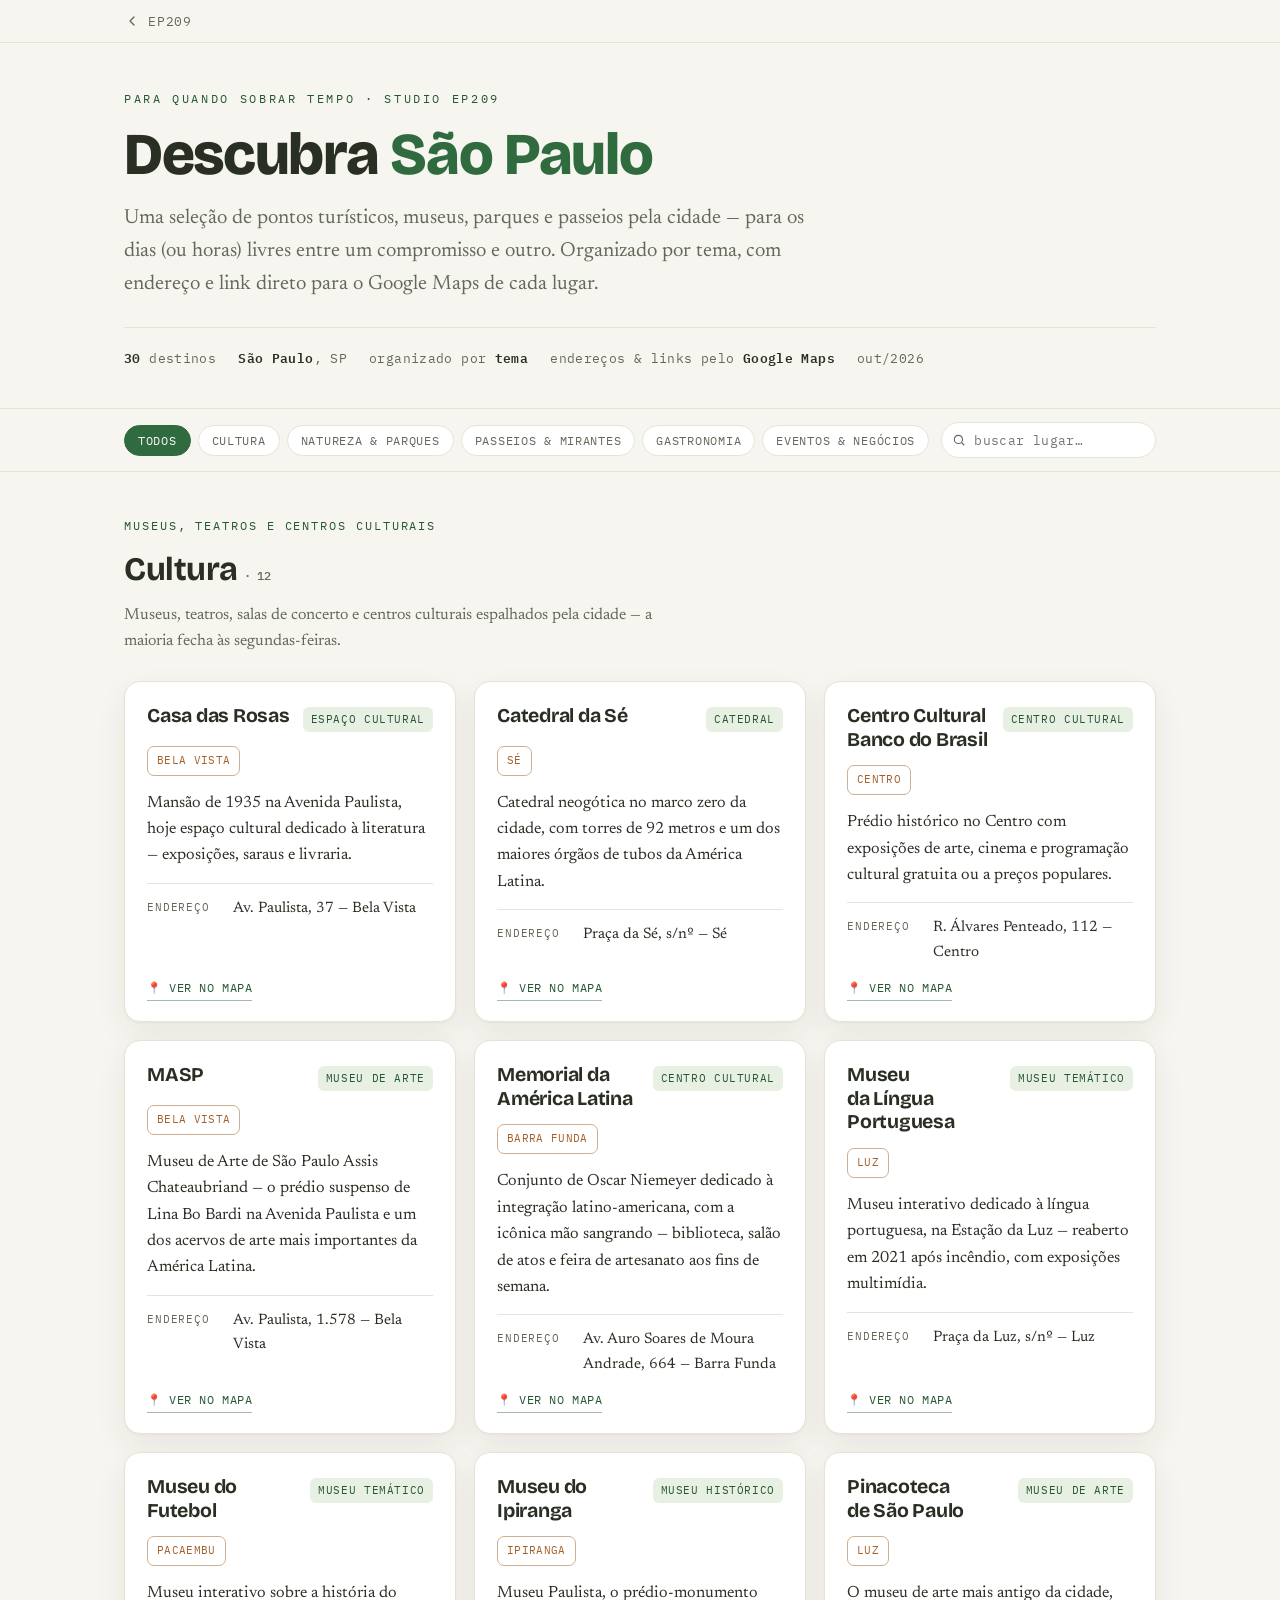
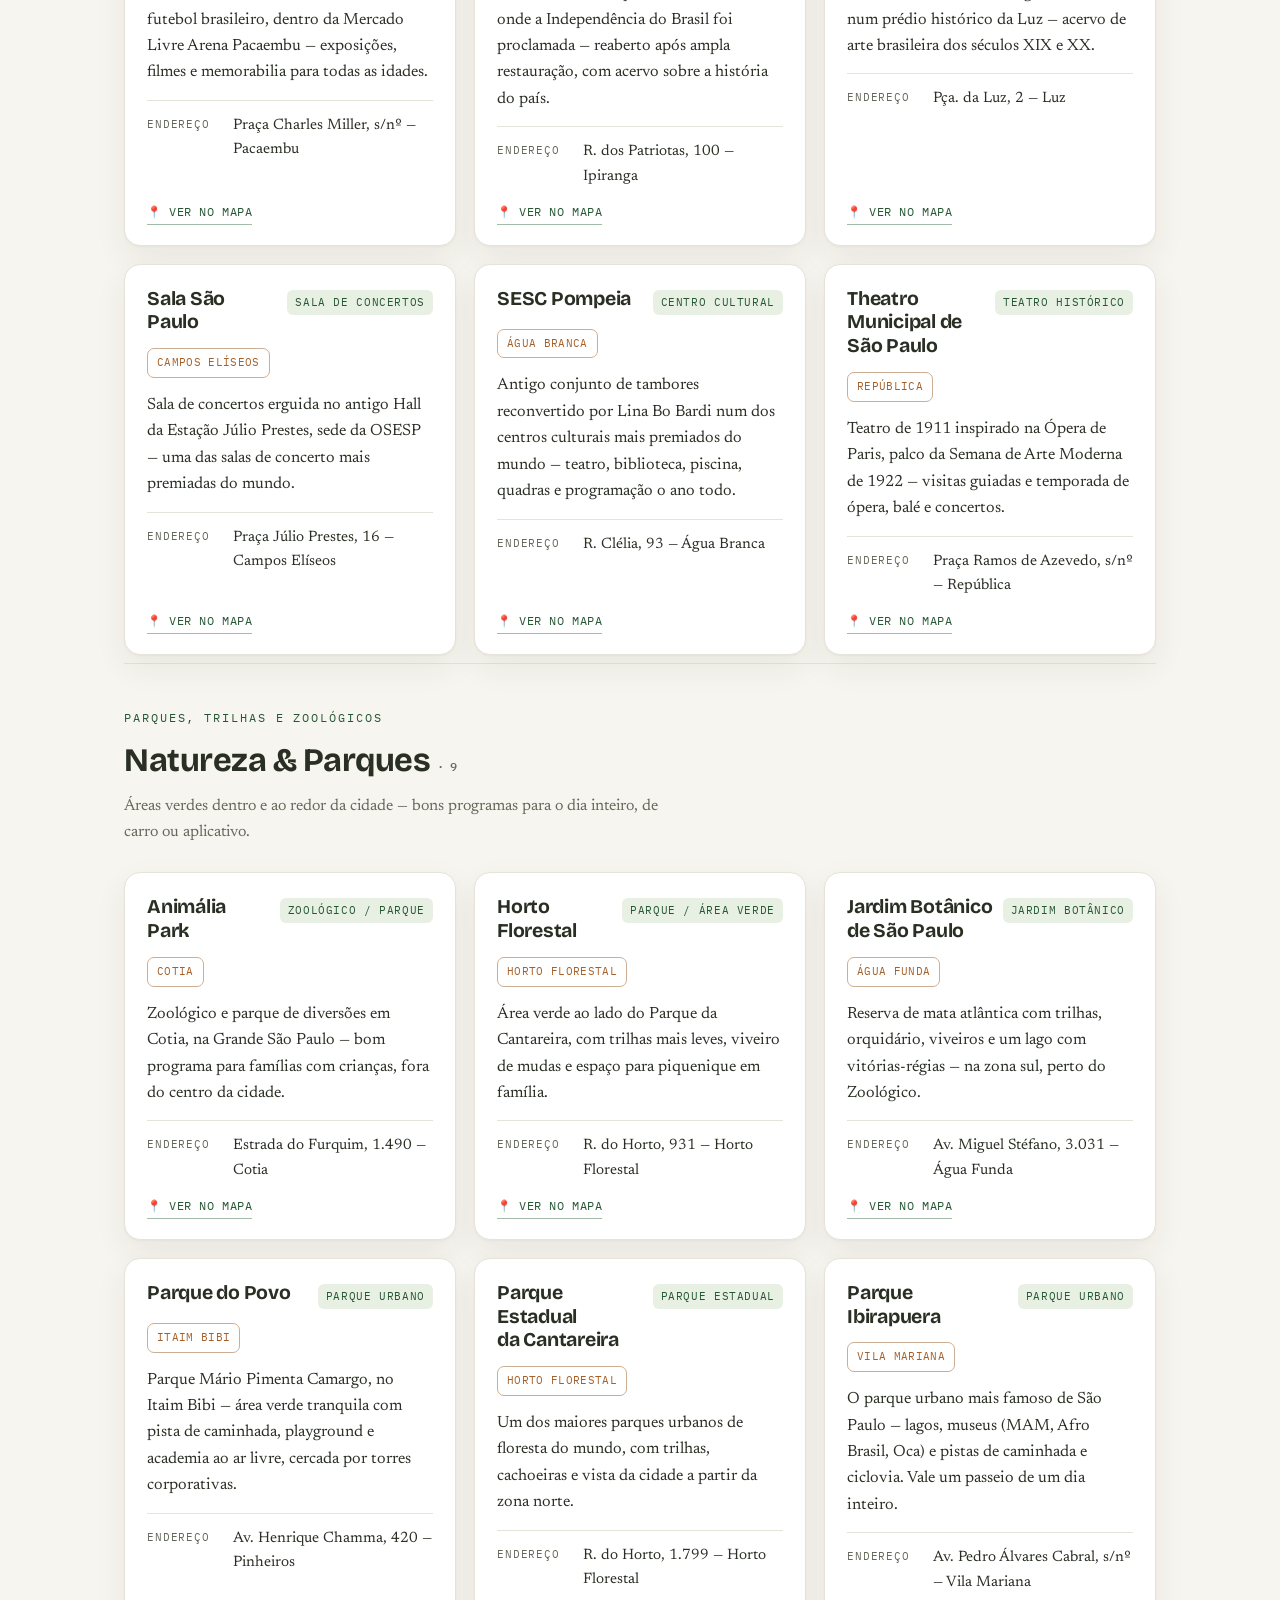
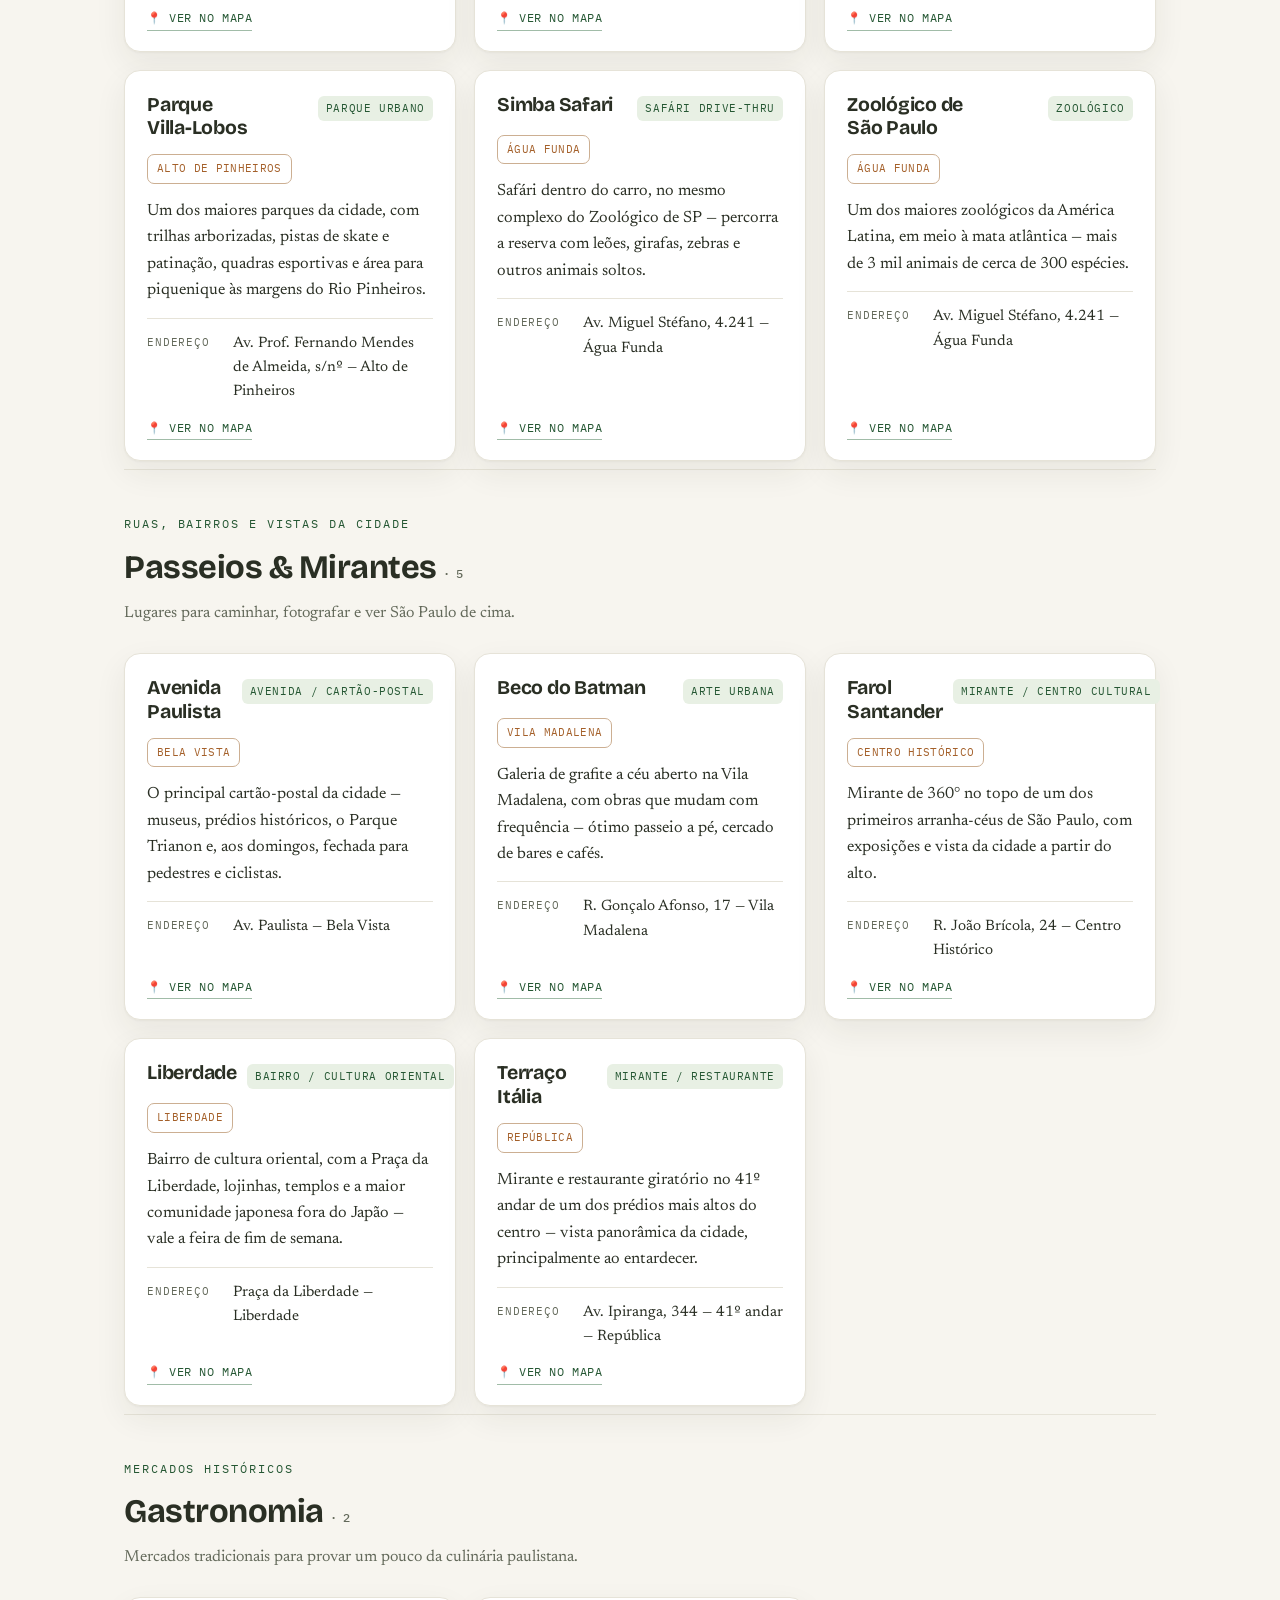
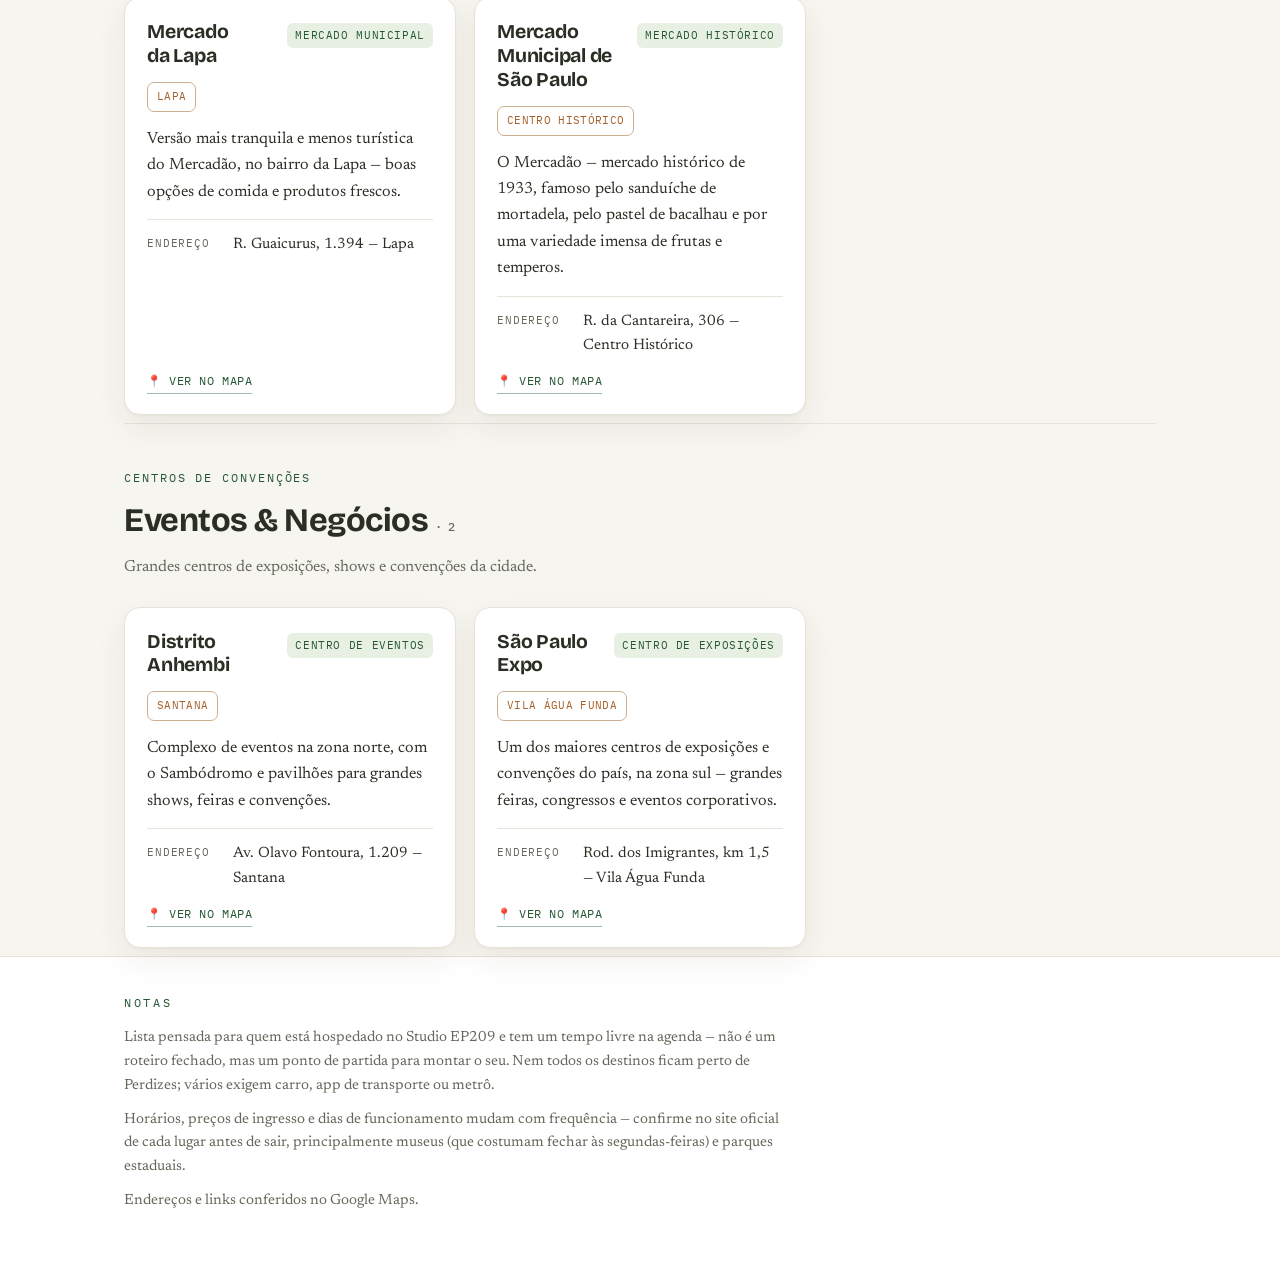
<file: descubra-sao-paulo-ep209.html>
<!DOCTYPE html>
<html lang="pt-BR">
<head>
<meta charset="utf-8">
<meta name="viewport" content="width=device-width, initial-scale=1">
<title>Descubra São Paulo — EP209</title>
<meta name="description" content="Pontos turísticos, museus, parques e passeios em São Paulo — uma seleção para quando a agenda permitir sair de Perdizes, com endereço e link do Google Maps para cada lugar.">
<meta name="color-scheme" content="light">
<link rel="preconnect" href="https://fonts.googleapis.com">
<link rel="preconnect" href="https://fonts.gstatic.com" crossorigin>
<link rel="stylesheet" href="https://fonts.googleapis.com/css2?family=Bricolage+Grotesque:opsz,wght@12..96,500;12..96,700;12..96,800&family=Newsreader:ital,opsz,wght@0,6..72,400;0,6..72,500;1,6..72,400&family=IBM+Plex+Mono:wght@400;500;600&display=swap">

<style>
  :root{
    color-scheme:light;
    --paper:#f7f5ef;
    --paper-rgb:247,245,239;
    --surface:#ffffff;
    --surface-2:#f1eee5;
    --ink:#2a2f24;
    --ink-soft:#63695a;
    --line:#e6e3d8;
    --accent:#2f6b3f;
    --accent-ink:#255733;
    --accent-soft:#e8f0e4;
    --clay:#a4602a;
    --shadow:0 1px 2px rgba(40,45,30,.04),0 12px 32px rgba(40,45,30,.07);
    --radius:16px;
  }
  *{box-sizing:border-box}
  html{-webkit-text-size-adjust:100%}
  body{
    margin:0;
    background:var(--paper);
    color:var(--ink);
    font-family:"Newsreader",Georgia,"Times New Roman",serif;
    font-size:17.5px;
    line-height:1.62;
    font-optical-sizing:auto;
  }
  ::selection{background:var(--accent);color:#fff}
  .wrap{max-width:1080px;margin:0 auto;padding:0 24px}

  /* ---------- back bar ---------- */
  .backbar{
    position:sticky;top:0;z-index:30;
    background:rgba(247,245,239,.92);
    backdrop-filter:blur(6px);-webkit-backdrop-filter:blur(6px);
    border-bottom:1px solid var(--line);
  }
  .backbar .wrap{display:flex;align-items:center;padding:11px 24px}
  .backlink{
    display:inline-flex;align-items:center;gap:8px;
    font-family:"IBM Plex Mono",ui-monospace,monospace;
    font-size:12.5px;letter-spacing:.06em;text-transform:uppercase;
    color:var(--ink-soft);text-decoration:none;
  }
  .backlink:hover{color:var(--accent-ink)}
  .backlink svg{width:16px;height:16px}

  /* ---------- masthead ---------- */
  .masthead{padding:46px 0 40px;border-bottom:1px solid var(--line)}
  .eyebrow{
    font-family:"IBM Plex Mono",ui-monospace,monospace;
    font-size:12px;letter-spacing:.22em;text-transform:uppercase;
    color:var(--accent-ink);margin:0 0 16px;
  }
  h1{
    font-family:"Bricolage Grotesque","Newsreader",sans-serif;
    font-weight:800;
    font-size:clamp(2.3rem,5.6vw,3.7rem);
    line-height:1.03;letter-spacing:-.022em;text-wrap:balance;
    margin:0 0 16px;
  }
  h1 em{font-style:normal;color:var(--accent)}
  .lede{
    font-size:clamp(1.06rem,2.1vw,1.28rem);
    color:var(--ink-soft);max-width:62ch;margin:0 0 26px;
  }
  .lede strong{color:var(--ink);font-weight:600}
  .runline{
    display:flex;flex-wrap:wrap;gap:9px 22px;
    font-family:"IBM Plex Mono",ui-monospace,monospace;
    font-size:12.5px;letter-spacing:.03em;color:var(--ink-soft);
    border-top:1px solid var(--line);padding-top:20px;
  }
  .runline b{color:var(--ink);font-weight:600}

  /* ---------- controls ---------- */
  .controls{
    position:sticky;top:0;z-index:20;
    background:var(--paper);
    border-bottom:1px solid var(--line);
    padding:13px 0;
  }
  .controls .wrap{display:flex;flex-wrap:wrap;gap:12px;align-items:center}
  .filters{display:flex;flex-wrap:wrap;gap:7px}
  .chipbtn{
    font-family:"IBM Plex Mono",ui-monospace,monospace;
    font-size:12px;letter-spacing:.06em;text-transform:uppercase;
    padding:7px 13px;border-radius:999px;
    border:1px solid var(--line);background:var(--surface);color:var(--ink-soft);
    cursor:pointer;transition:background .15s,color .15s,border-color .15s;
  }
  .chipbtn:hover{border-color:var(--accent);color:var(--ink)}
  .chipbtn[aria-pressed="true"]{background:var(--accent);border-color:var(--accent);color:#fbfaf6}
  .search{margin-left:auto;position:relative;flex:1 1 190px;max-width:280px}
  .search input{
    width:100%;font-family:"IBM Plex Mono",ui-monospace,monospace;
    font-size:12.5px;letter-spacing:.03em;
    padding:9px 12px 9px 32px;border-radius:999px;
    border:1px solid var(--line);background:var(--surface);color:var(--ink);
  }
  .search input:focus{outline:2px solid var(--accent);outline-offset:1px}
  .search svg{position:absolute;left:11px;top:50%;transform:translateY(-50%);width:14px;height:14px;color:var(--ink-soft)}

  /* ---------- sections ---------- */
  main{padding:8px 0 40px}
  .tier{padding:44px 0 8px;border-top:1px solid var(--line)}
  .tier:first-child{border-top:0}
  .tier__label{
    font-family:"IBM Plex Mono",ui-monospace,monospace;
    font-size:12px;letter-spacing:.16em;text-transform:uppercase;
    color:var(--accent-ink);margin:0 0 7px;
  }
  .tier h2{
    font-family:"Bricolage Grotesque",sans-serif;
    font-weight:700;font-size:clamp(1.55rem,3.4vw,2.05rem);
    letter-spacing:-.015em;margin:0 0 7px;
  }
  .tier__count{font-family:"IBM Plex Mono",monospace;font-size:12px;color:var(--ink-soft);font-weight:500}
  .tier__note{color:var(--ink-soft);margin:0 0 26px;max-width:60ch;font-size:1rem}

  .grid{display:grid;gap:18px;grid-template-columns:repeat(auto-fill,minmax(330px,1fr))}

  /* ---------- card ---------- */
  .place{
    background:var(--surface);
    border:1px solid var(--line);
    border-radius:var(--radius);
    padding:22px 22px 20px;
    box-shadow:var(--shadow);
    display:flex;flex-direction:column;gap:14px;
  }
  .place__head{display:flex;align-items:flex-start;gap:10px;justify-content:space-between}
  .place__head h3{
    font-family:"Bricolage Grotesque",sans-serif;
    font-weight:700;font-size:1.22rem;line-height:1.22;
    letter-spacing:-.012em;margin:0;text-wrap:balance;
  }
  .tag{
    flex:none;
    font-family:"IBM Plex Mono",monospace;
    font-size:10.5px;letter-spacing:.06em;text-transform:uppercase;
    color:var(--accent-ink);background:var(--accent-soft);
    padding:4px 8px;border-radius:6px;white-space:nowrap;margin-top:3px;
  }
  .meta{display:flex;flex-wrap:wrap;gap:6px}
  .m{
    font-family:"IBM Plex Mono",monospace;
    font-size:11px;letter-spacing:.03em;text-transform:uppercase;
    padding:5px 9px;border-radius:7px;
    border:1px solid var(--line);color:var(--ink-soft);
  }
  .m--zone{border-color:color-mix(in srgb,var(--clay) 40%,var(--line));color:var(--clay)}
  .place__desc{margin:0;font-size:1.02rem;color:var(--ink)}
  .facts{margin:0;display:flex;flex-direction:column;gap:6px;border-top:1px solid var(--line);padding-top:13px}
  .facts>div{display:grid;grid-template-columns:76px 1fr;gap:10px;font-size:.94rem}
  .facts dt{
    font-family:"IBM Plex Mono",monospace;
    font-size:10.5px;letter-spacing:.08em;text-transform:uppercase;
    color:var(--ink-soft);padding-top:2px;
  }
  .facts dd{margin:0;color:var(--ink)}
  .place__link{
    margin-top:auto;align-self:flex-start;
    font-family:"IBM Plex Mono",monospace;font-size:11.5px;
    letter-spacing:.05em;text-transform:uppercase;
    color:var(--accent-ink);text-decoration:none;
    border-bottom:1px solid color-mix(in srgb,var(--accent) 45%,transparent);
    padding-bottom:2px;
  }
  .place__link:hover{border-bottom-color:var(--accent)}
  .place__link:focus-visible{outline:2px solid var(--accent);outline-offset:3px}

  .empty{
    display:none;padding:50px 0;text-align:center;color:var(--ink-soft);
    font-family:"IBM Plex Mono",monospace;font-size:13px;letter-spacing:.04em;
  }

  footer{border-top:1px solid var(--line);background:var(--surface);padding:36px 0 48px}
  footer .eyebrow{color:var(--accent-ink);margin-bottom:14px}
  footer p{margin:0 0 10px;font-size:.92rem;color:var(--ink-soft);max-width:74ch}
  footer a{color:var(--accent-ink)}

  @media (max-width:680px){
    .masthead{padding:28px 0 30px}
    .grid{grid-template-columns:1fr}
    .facts>div{grid-template-columns:68px 1fr}

    /* filtros em coluna única no celular, em vez da barra horizontal */
    .controls{position:static}
    .controls .wrap{flex-direction:column;align-items:stretch;gap:14px}
    .filters{flex-direction:column;gap:8px}
    .chipbtn{width:100%;text-align:left;padding:12px 16px;font-size:12.5px}
    .search{margin-left:0;max-width:none;width:100%;flex:none}
  }
  @media (prefers-reduced-motion:reduce){*{transition:none!important}}
</style>
</head>
<body>

<div class="backbar">
  <div class="wrap">
    <a href="index.html" class="backlink">
      <svg viewBox="0 0 24 24" fill="none" stroke="currentColor" stroke-width="2" stroke-linecap="round" stroke-linejoin="round"><path d="M15 18l-6-6 6-6"/></svg>
      <span>EP209</span>
    </a>
  </div>
</div>

<header class="masthead">
  <div class="wrap">
    <p class="eyebrow">Para quando sobrar tempo &middot; Studio EP209</p>
    <h1>Descubra <em>São Paulo</em></h1>
    <p class="lede">Uma seleção de pontos turísticos, museus, parques e passeios pela cidade — para os dias (ou horas) livres entre um compromisso e outro. Organizado por tema, com endereço e link direto para o Google Maps de cada lugar.</p>
    <div class="runline">
      <span><b>30</b> destinos</span>
      <span><b>São Paulo</b>, SP</span>
      <span>organizado por <b>tema</b></span>
      <span>endereços &amp; links pelo <b>Google Maps</b></span>
      <span>out/2026</span>
    </div>
  </div>
</header>

<div class="controls">
  <div class="wrap">
    <div class="filters" id="filters" role="group" aria-label="Filtrar por categoria">
      <button class="chipbtn" data-cat="all" aria-pressed="true">Todos</button>
      <button class="chipbtn" data-cat="Cultura" aria-pressed="false">Cultura</button>
      <button class="chipbtn" data-cat="Natureza & Parques" aria-pressed="false">Natureza &amp; Parques</button>
      <button class="chipbtn" data-cat="Passeios & Mirantes" aria-pressed="false">Passeios &amp; Mirantes</button>
      <button class="chipbtn" data-cat="Gastronomia" aria-pressed="false">Gastronomia</button>
      <button class="chipbtn" data-cat="Eventos & Negócios" aria-pressed="false">Eventos &amp; Negócios</button>
    </div>
    <label class="search">
      <svg viewBox="0 0 24 24" fill="none" stroke="currentColor" stroke-width="2" aria-hidden="true"><circle cx="11" cy="11" r="7"></circle><path d="m21 21-4.3-4.3"></path></svg>
      <input type="search" id="q" placeholder="buscar lugar…" aria-label="Buscar por nome">
    </label>
  </div>
</div>

<main class="wrap" id="app"></main>
<p class="empty" id="empty">nenhum lugar com esse filtro.</p>

<footer>
  <div class="wrap">
    <p class="eyebrow">Notas</p>
    <p>Lista pensada para quem está hospedado no Studio EP209 e tem um tempo livre na agenda — não é um roteiro fechado, mas um ponto de partida para montar o seu. Nem todos os destinos ficam perto de Perdizes; vários exigem carro, app de transporte ou metrô.</p>
    <p>Horários, preços de ingresso e dias de funcionamento mudam com frequência — confirme no site oficial de cada lugar antes de sair, principalmente museus (que costumam fechar às segundas-feiras) e parques estaduais.</p>
    <p>Endereços e links conferidos no Google Maps.</p>
  </div>
</footer>

<script>
const PLACES = [
  // ---------- CULTURA ----------
  {cat:"Cultura",name:"MASP",tipo:"Museu de arte",zone:"Bela Vista",
   desc:"Museu de Arte de São Paulo Assis Chateaubriand — o prédio suspenso de Lina Bo Bardi na Avenida Paulista e um dos acervos de arte mais importantes da América Latina.",
   addr:"Av. Paulista, 1.578 — Bela Vista",
   url:"https://maps.app.goo.gl/PmJAGkwsYQ5MuE8t8",link:"ver no mapa"},
  {cat:"Cultura",name:"Pinacoteca de São Paulo",tipo:"Museu de arte",zone:"Luz",
   desc:"O museu de arte mais antigo da cidade, num prédio histórico da Luz — acervo de arte brasileira dos séculos XIX e XX.",
   addr:"Pça. da Luz, 2 — Luz",
   url:"https://maps.app.goo.gl/7f6CgvsZpTpSkyK19",link:"ver no mapa"},
  {cat:"Cultura",name:"Catedral da Sé",tipo:"Catedral",zone:"Sé",
   desc:"Catedral neogótica no marco zero da cidade, com torres de 92 metros e um dos maiores órgãos de tubos da América Latina.",
   addr:"Praça da Sé, s/nº — Sé",
   url:"https://maps.app.goo.gl/brJ6RPT6DciVP2DJ8",link:"ver no mapa"},
  {cat:"Cultura",name:"Museu do Ipiranga",tipo:"Museu histórico",zone:"Ipiranga",
   desc:"Museu Paulista, o prédio-monumento onde a Independência do Brasil foi proclamada — reaberto após ampla restauração, com acervo sobre a história do país.",
   addr:"R. dos Patriotas, 100 — Ipiranga",
   url:"https://maps.app.goo.gl/bijWeymaefKrpjp68",link:"ver no mapa"},
  {cat:"Cultura",name:"Theatro Municipal de São Paulo",tipo:"Teatro histórico",zone:"República",
   desc:"Teatro de 1911 inspirado na Ópera de Paris, palco da Semana de Arte Moderna de 1922 — visitas guiadas e temporada de ópera, balé e concertos.",
   addr:"Praça Ramos de Azevedo, s/nº — República",
   url:"https://maps.app.goo.gl/6onzkYmE8jat73JC8",link:"ver no mapa"},
  {cat:"Cultura",name:"Museu da Língua Portuguesa",tipo:"Museu temático",zone:"Luz",
   desc:"Museu interativo dedicado à língua portuguesa, na Estação da Luz — reaberto em 2021 após incêndio, com exposições multimídia.",
   addr:"Praça da Luz, s/nº — Luz",
   url:"https://maps.app.goo.gl/3gYCFhAE12iicEyK8",link:"ver no mapa"},
  {cat:"Cultura",name:"Museu do Futebol",tipo:"Museu temático",zone:"Pacaembu",
   desc:"Museu interativo sobre a história do futebol brasileiro, dentro da Mercado Livre Arena Pacaembu — exposições, filmes e memorabilia para todas as idades.",
   addr:"Praça Charles Miller, s/nº — Pacaembu",
   url:"https://maps.app.goo.gl/rkFdJ27e2pS11Yfc6",link:"ver no mapa"},
  {cat:"Cultura",name:"SESC Pompeia",tipo:"Centro cultural",zone:"Água Branca",
   desc:"Antigo conjunto de tambores reconvertido por Lina Bo Bardi num dos centros culturais mais premiados do mundo — teatro, biblioteca, piscina, quadras e programação o ano todo.",
   addr:"R. Clélia, 93 — Água Branca",
   url:"https://maps.app.goo.gl/C9CVTtbQoVu6MKk68",link:"ver no mapa"},
  {cat:"Cultura",name:"Memorial da América Latina",tipo:"Centro cultural",zone:"Barra Funda",
   desc:"Conjunto de Oscar Niemeyer dedicado à integração latino-americana, com a icônica mão sangrando — biblioteca, salão de atos e feira de artesanato aos fins de semana.",
   addr:"Av. Auro Soares de Moura Andrade, 664 — Barra Funda",
   url:"https://maps.app.goo.gl/g3S5VDdZgYUhxN317",link:"ver no mapa"},
  {cat:"Cultura",name:"Centro Cultural Banco do Brasil",tipo:"Centro cultural",zone:"Centro",
   desc:"Prédio histórico no Centro com exposições de arte, cinema e programação cultural gratuita ou a preços populares.",
   addr:"R. Álvares Penteado, 112 — Centro",
   url:"https://maps.app.goo.gl/jqUSQGPhpfBf6atZA",link:"ver no mapa"},
  {cat:"Cultura",name:"Casa das Rosas",tipo:"Espaço cultural",zone:"Bela Vista",
   desc:"Mansão de 1935 na Avenida Paulista, hoje espaço cultural dedicado à literatura — exposições, saraus e livraria.",
   addr:"Av. Paulista, 37 — Bela Vista",
   url:"https://maps.app.goo.gl/xVvNQq5NfqMvnL3Z9",link:"ver no mapa"},
  {cat:"Cultura",name:"Sala São Paulo",tipo:"Sala de concertos",zone:"Campos Elíseos",
   desc:"Sala de concertos erguida no antigo Hall da Estação Júlio Prestes, sede da OSESP — uma das salas de concerto mais premiadas do mundo.",
   addr:"Praça Júlio Prestes, 16 — Campos Elíseos",
   url:"https://maps.app.goo.gl/y3fn1SkZVk1uHcW17",link:"ver no mapa"},

  // ---------- NATUREZA & PARQUES ----------
  {cat:"Natureza & Parques",name:"Parque Ibirapuera",tipo:"Parque urbano",zone:"Vila Mariana",
   desc:"O parque urbano mais famoso de São Paulo — lagos, museus (MAM, Afro Brasil, Oca) e pistas de caminhada e ciclovia. Vale um passeio de um dia inteiro.",
   addr:"Av. Pedro Álvares Cabral, s/nº — Vila Mariana",
   url:"https://maps.app.goo.gl/KxG4rKKgCVEnh5bS9",link:"ver no mapa"},
  {cat:"Natureza & Parques",name:"Parque Villa-Lobos",tipo:"Parque urbano",zone:"Alto de Pinheiros",
   desc:"Um dos maiores parques da cidade, com trilhas arborizadas, pistas de skate e patinação, quadras esportivas e área para piquenique às margens do Rio Pinheiros.",
   addr:"Av. Prof. Fernando Mendes de Almeida, s/nº — Alto de Pinheiros",
   url:"https://maps.app.goo.gl/YGE52NLAcYWSCmum6",link:"ver no mapa"},
  {cat:"Natureza & Parques",name:"Parque do Povo",tipo:"Parque urbano",zone:"Itaim Bibi",
   desc:"Parque Mário Pimenta Camargo, no Itaim Bibi — área verde tranquila com pista de caminhada, playground e academia ao ar livre, cercada por torres corporativas.",
   addr:"Av. Henrique Chamma, 420 — Pinheiros",
   url:"https://maps.app.goo.gl/4fcUDcrSCrPFwSe38",link:"ver no mapa"},
  {cat:"Natureza & Parques",name:"Jardim Botânico de São Paulo",tipo:"Jardim botânico",zone:"Água Funda",
   desc:"Reserva de mata atlântica com trilhas, orquidário, viveiros e um lago com vitórias-régias — na zona sul, perto do Zoológico.",
   addr:"Av. Miguel Stéfano, 3.031 — Água Funda",
   url:"https://maps.app.goo.gl/dvZnpT9qtQ5wyQuq8",link:"ver no mapa"},
  {cat:"Natureza & Parques",name:"Parque Estadual da Cantareira",tipo:"Parque estadual",zone:"Horto Florestal",
   desc:"Um dos maiores parques urbanos de floresta do mundo, com trilhas, cachoeiras e vista da cidade a partir da zona norte.",
   addr:"R. do Horto, 1.799 — Horto Florestal",
   url:"https://maps.app.goo.gl/tHn7mbziRi7KnWqZ7",link:"ver no mapa"},
  {cat:"Natureza & Parques",name:"Horto Florestal",tipo:"Parque / área verde",zone:"Horto Florestal",
   desc:"Área verde ao lado do Parque da Cantareira, com trilhas mais leves, viveiro de mudas e espaço para piquenique em família.",
   addr:"R. do Horto, 931 — Horto Florestal",
   url:"https://maps.app.goo.gl/tHn7mbziRi7KnWqZ7",link:"ver no mapa"},
  {cat:"Natureza & Parques",name:"Zoológico de São Paulo",tipo:"Zoológico",zone:"Água Funda",
   desc:"Um dos maiores zoológicos da América Latina, em meio à mata atlântica — mais de 3 mil animais de cerca de 300 espécies.",
   addr:"Av. Miguel Stéfano, 4.241 — Água Funda",
   url:"https://maps.app.goo.gl/g9FjRPkjKWtxDrTn7",link:"ver no mapa"},
  {cat:"Natureza & Parques",name:"Simba Safari",tipo:"Safári drive-thru",zone:"Água Funda",
   desc:"Safári dentro do carro, no mesmo complexo do Zoológico de SP — percorra a reserva com leões, girafas, zebras e outros animais soltos.",
   addr:"Av. Miguel Stéfano, 4.241 — Água Funda",
   url:"https://maps.app.goo.gl/rqgo6jBSC6uiqS7u6",link:"ver no mapa"},
  {cat:"Natureza & Parques",name:"Animália Park",tipo:"Zoológico / parque",zone:"Cotia",
   desc:"Zoológico e parque de diversões em Cotia, na Grande São Paulo — bom programa para famílias com crianças, fora do centro da cidade.",
   addr:"Estrada do Furquim, 1.490 — Cotia",
   url:"https://maps.app.goo.gl/G4N1zz9rCoM9aQmx6",link:"ver no mapa"},

  // ---------- PASSEIOS & MIRANTES ----------
  {cat:"Passeios & Mirantes",name:"Avenida Paulista",tipo:"Avenida / cartão-postal",zone:"Bela Vista",
   desc:"O principal cartão-postal da cidade — museus, prédios históricos, o Parque Trianon e, aos domingos, fechada para pedestres e ciclistas.",
   addr:"Av. Paulista — Bela Vista",
   url:"https://maps.app.goo.gl/rV6PVJRjDcKLoAGP7",link:"ver no mapa"},
  {cat:"Passeios & Mirantes",name:"Beco do Batman",tipo:"Arte urbana",zone:"Vila Madalena",
   desc:"Galeria de grafite a céu aberto na Vila Madalena, com obras que mudam com frequência — ótimo passeio a pé, cercado de bares e cafés.",
   addr:"R. Gonçalo Afonso, 17 — Vila Madalena",
   url:"https://maps.app.goo.gl/BVQburiXWrUfnFqVA",link:"ver no mapa"},
  {cat:"Passeios & Mirantes",name:"Liberdade",tipo:"Bairro / cultura oriental",zone:"Liberdade",
   desc:"Bairro de cultura oriental, com a Praça da Liberdade, lojinhas, templos e a maior comunidade japonesa fora do Japão — vale a feira de fim de semana.",
   addr:"Praça da Liberdade — Liberdade",
   url:"https://maps.app.goo.gl/9nXtbMdD4qiJNvCv5",link:"ver no mapa"},
  {cat:"Passeios & Mirantes",name:"Farol Santander",tipo:"Mirante / centro cultural",zone:"Centro Histórico",
   desc:"Mirante de 360° no topo de um dos primeiros arranha-céus de São Paulo, com exposições e vista da cidade a partir do alto.",
   addr:"R. João Brícola, 24 — Centro Histórico",
   url:"https://maps.app.goo.gl/tF9L3M8QfdFFpyHc9",link:"ver no mapa"},
  {cat:"Passeios & Mirantes",name:"Terraço Itália",tipo:"Mirante / restaurante",zone:"República",
   desc:"Mirante e restaurante giratório no 41º andar de um dos prédios mais altos do centro — vista panorâmica da cidade, principalmente ao entardecer.",
   addr:"Av. Ipiranga, 344 — 41º andar — República",
   url:"https://maps.app.goo.gl/CkxYw1nThHRbXnN79",link:"ver no mapa"},

  // ---------- GASTRONOMIA ----------
  {cat:"Gastronomia",name:"Mercado Municipal de São Paulo",tipo:"Mercado histórico",zone:"Centro Histórico",
   desc:"O Mercadão — mercado histórico de 1933, famoso pelo sanduíche de mortadela, pelo pastel de bacalhau e por uma variedade imensa de frutas e temperos.",
   addr:"R. da Cantareira, 306 — Centro Histórico",
   url:"https://maps.app.goo.gl/BwExVKnA7Gr98A5F7",link:"ver no mapa"},
  {cat:"Gastronomia",name:"Mercado da Lapa",tipo:"Mercado municipal",zone:"Lapa",
   desc:"Versão mais tranquila e menos turística do Mercadão, no bairro da Lapa — boas opções de comida e produtos frescos.",
   addr:"R. Guaicurus, 1.394 — Lapa",
   url:"https://maps.app.goo.gl/KHkZ6SaFkq8nHGq39",link:"ver no mapa"},

  // ---------- EVENTOS & NEGÓCIOS ----------
  {cat:"Eventos & Negócios",name:"São Paulo Expo",tipo:"Centro de exposições",zone:"Vila Água Funda",
   desc:"Um dos maiores centros de exposições e convenções do país, na zona sul — grandes feiras, congressos e eventos corporativos.",
   addr:"Rod. dos Imigrantes, km 1,5 — Vila Água Funda",
   url:"https://maps.app.goo.gl/B3ghbxxGc4ZMNeXM6",link:"ver no mapa"},
  {cat:"Eventos & Negócios",name:"Distrito Anhembi",tipo:"Centro de eventos",zone:"Santana",
   desc:"Complexo de eventos na zona norte, com o Sambódromo e pavilhões para grandes shows, feiras e convenções.",
   addr:"Av. Olavo Fontoura, 1.209 — Santana",
   url:"https://maps.app.goo.gl/g8b6qTNfpMX3tVpZ7",link:"ver no mapa"}
];

const CATS = {
  "Cultura":{label:"Museus, teatros e centros culturais",title:"Cultura",note:"Museus, teatros, salas de concerto e centros culturais espalhados pela cidade — a maioria fecha às segundas-feiras."},
  "Natureza & Parques":{label:"Parques, trilhas e zoológicos",title:"Natureza & Parques",note:"Áreas verdes dentro e ao redor da cidade — bons programas para o dia inteiro, de carro ou aplicativo."},
  "Passeios & Mirantes":{label:"Ruas, bairros e vistas da cidade",title:"Passeios & Mirantes",note:"Lugares para caminhar, fotografar e ver São Paulo de cima."},
  "Gastronomia":{label:"Mercados históricos",title:"Gastronomia",note:"Mercados tradicionais para provar um pouco da culinária paulistana."},
  "Eventos & Negócios":{label:"Centros de convenções",title:"Eventos & Negócios",note:"Grandes centros de exposições, shows e convenções da cidade."}
};
const CAT_ORDER = ["Cultura","Natureza & Parques","Passeios & Mirantes","Gastronomia","Eventos & Negócios"];

const app = document.getElementById("app");
const emptyEl = document.getElementById("empty");
let activeCat = "all";
let query = "";

function render(){
  app.innerHTML = "";
  let total = 0;
  for(const cat of CAT_ORDER){
    const items = PLACES.filter(p=>p.cat===cat)
      .filter(p=>activeCat==="all"||p.cat===activeCat)
      .filter(p=>!query || (p.name+" "+p.tipo+" "+p.cat+" "+p.zone+" "+p.addr).toLowerCase().includes(query))
      .sort((a,b)=>a.name.localeCompare(b.name,"pt-BR"));
    if(!items.length) continue;
    total += items.length;
    const sec = document.createElement("section");
    sec.className = "tier";
    const meta = CATS[cat];
    sec.innerHTML = `
      <p class="tier__label">${meta.label}</p>
      <h2>${meta.title} <span class="tier__count">· ${items.length}</span></h2>
      <p class="tier__note">${meta.note}</p>
      <div class="grid"></div>`;
    const grid = sec.querySelector(".grid");
    for(const p of items) grid.appendChild(card(p));
    app.appendChild(sec);
  }
  emptyEl.style.display = total ? "none" : "block";
}

function card(p){
  const el = document.createElement("article");
  el.className = "place";
  const facts = [`<div><dt>Endereço</dt><dd>${p.addr}</dd></div>`];
  el.innerHTML = `
    <div class="place__head">
      <h3>${p.name}</h3>
      <span class="tag">${p.tipo}</span>
    </div>
    <div class="meta"><span class="m m--zone">${p.zone}</span></div>
    <p class="place__desc">${p.desc}</p>
    <dl class="facts">${facts.join("")}</dl>
    <a class="place__link" href="${p.url}" target="_blank" rel="noopener">📍 ${p.link}</a>`;
  return el;
}

document.getElementById("filters").addEventListener("click",e=>{
  const b = e.target.closest(".chipbtn");
  if(!b) return;
  activeCat = b.dataset.cat;
  document.querySelectorAll("#filters .chipbtn").forEach(x=>x.setAttribute("aria-pressed", x===b));
  render();
});
document.getElementById("q").addEventListener("input",e=>{
  query = e.target.value.trim().toLowerCase();
  render();
});

render();
</script>
</body>
</html>
</file>
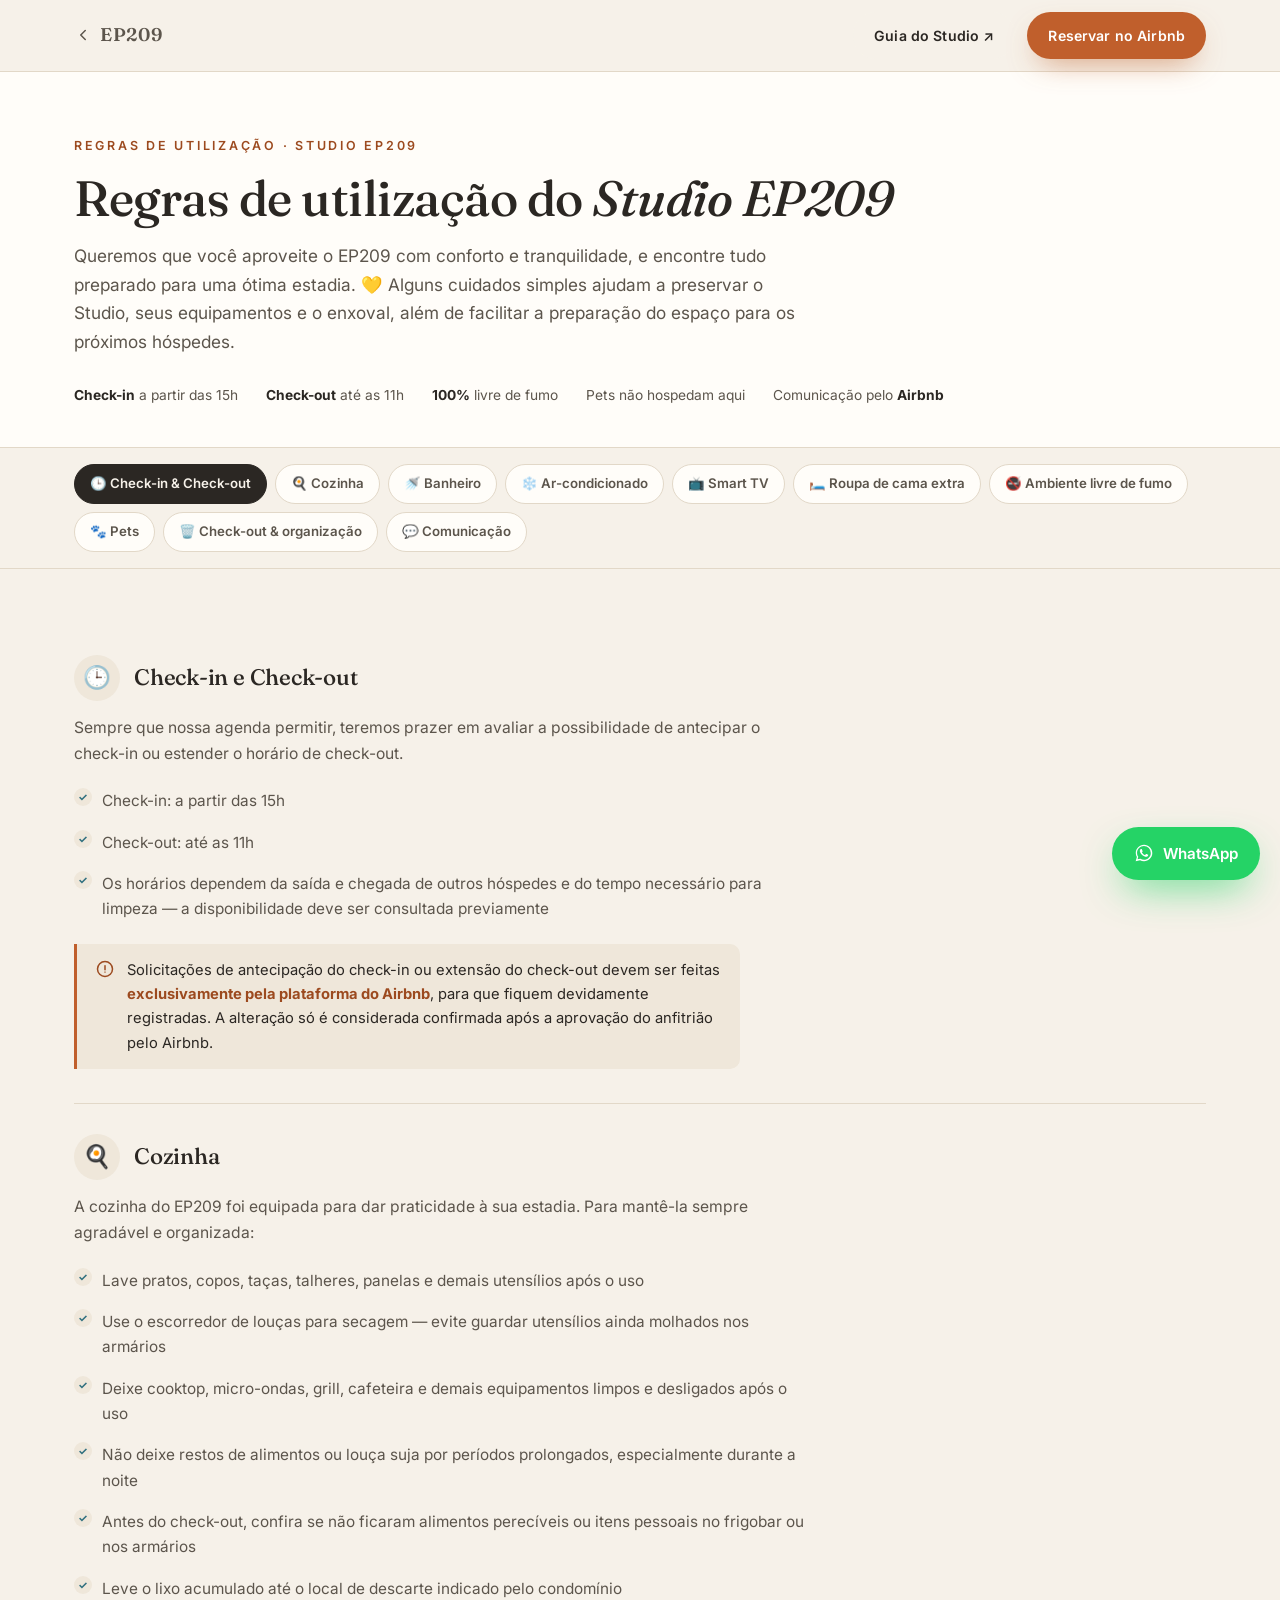
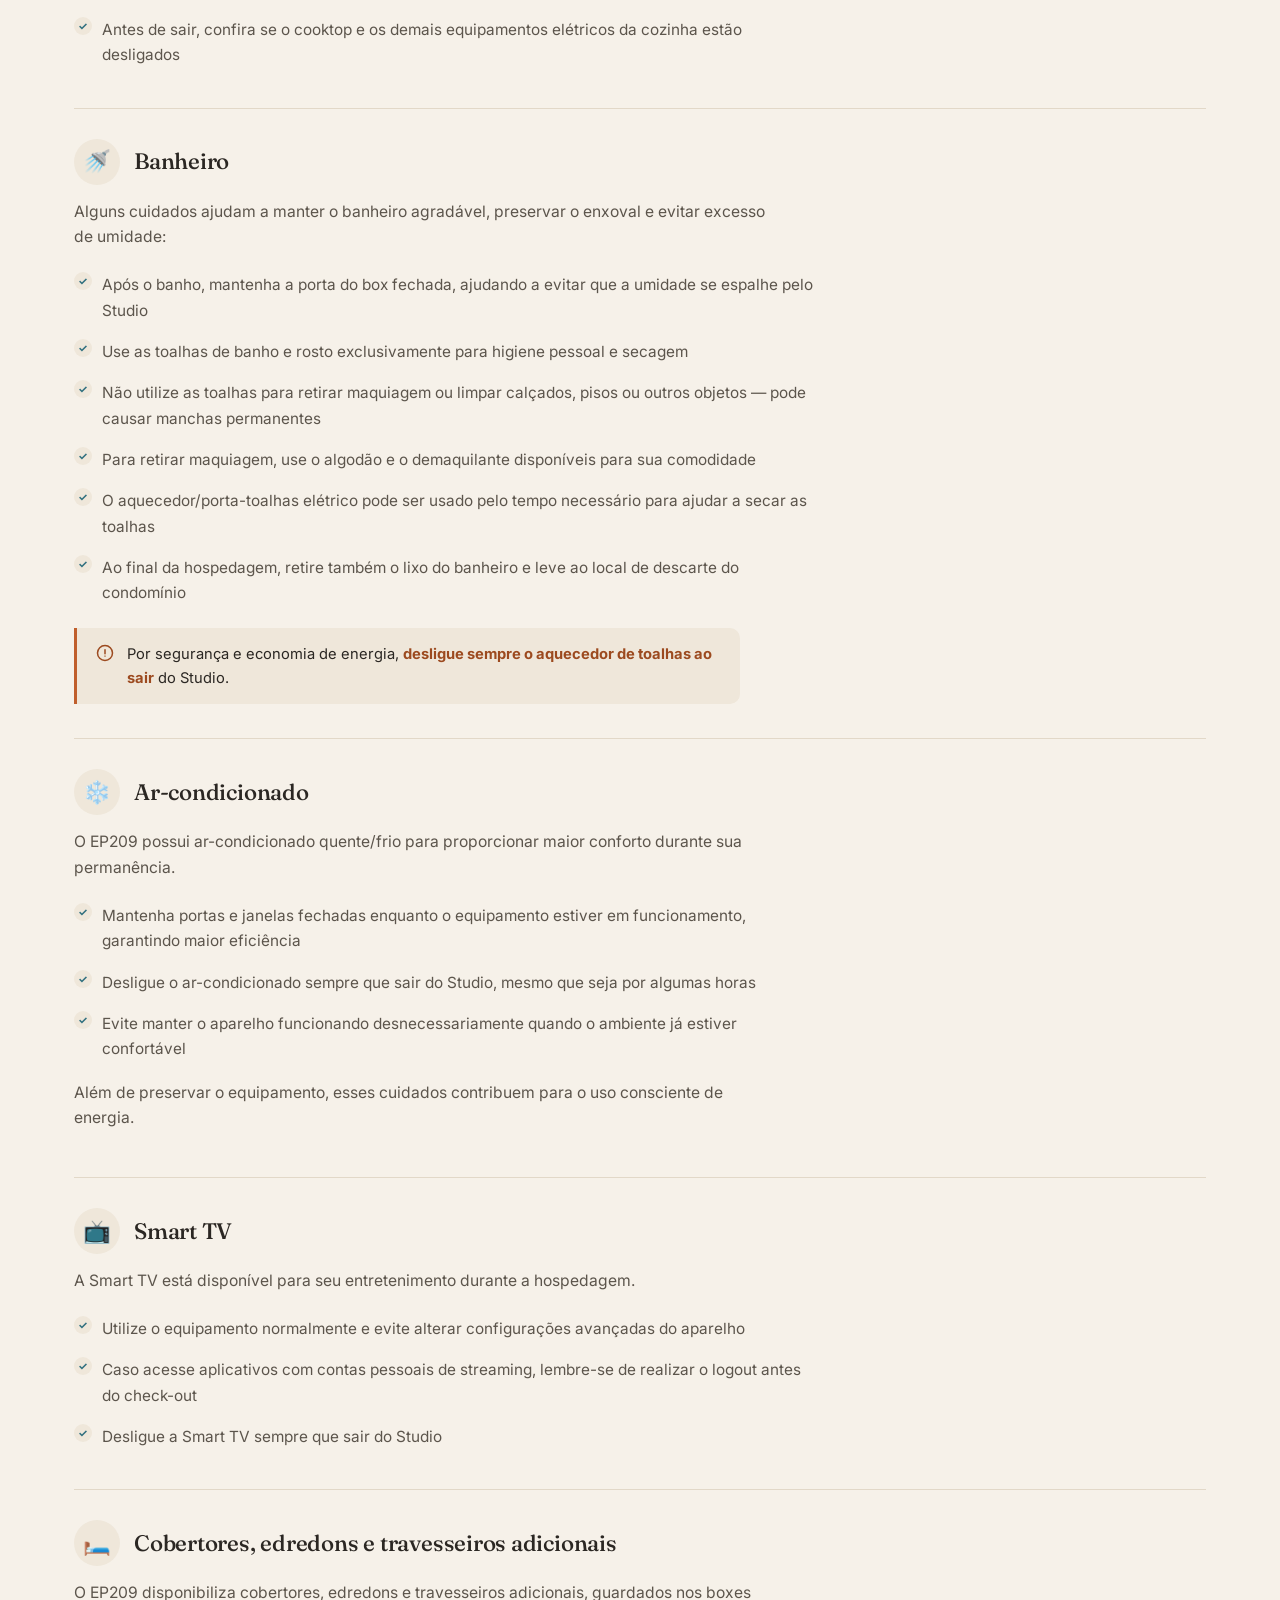
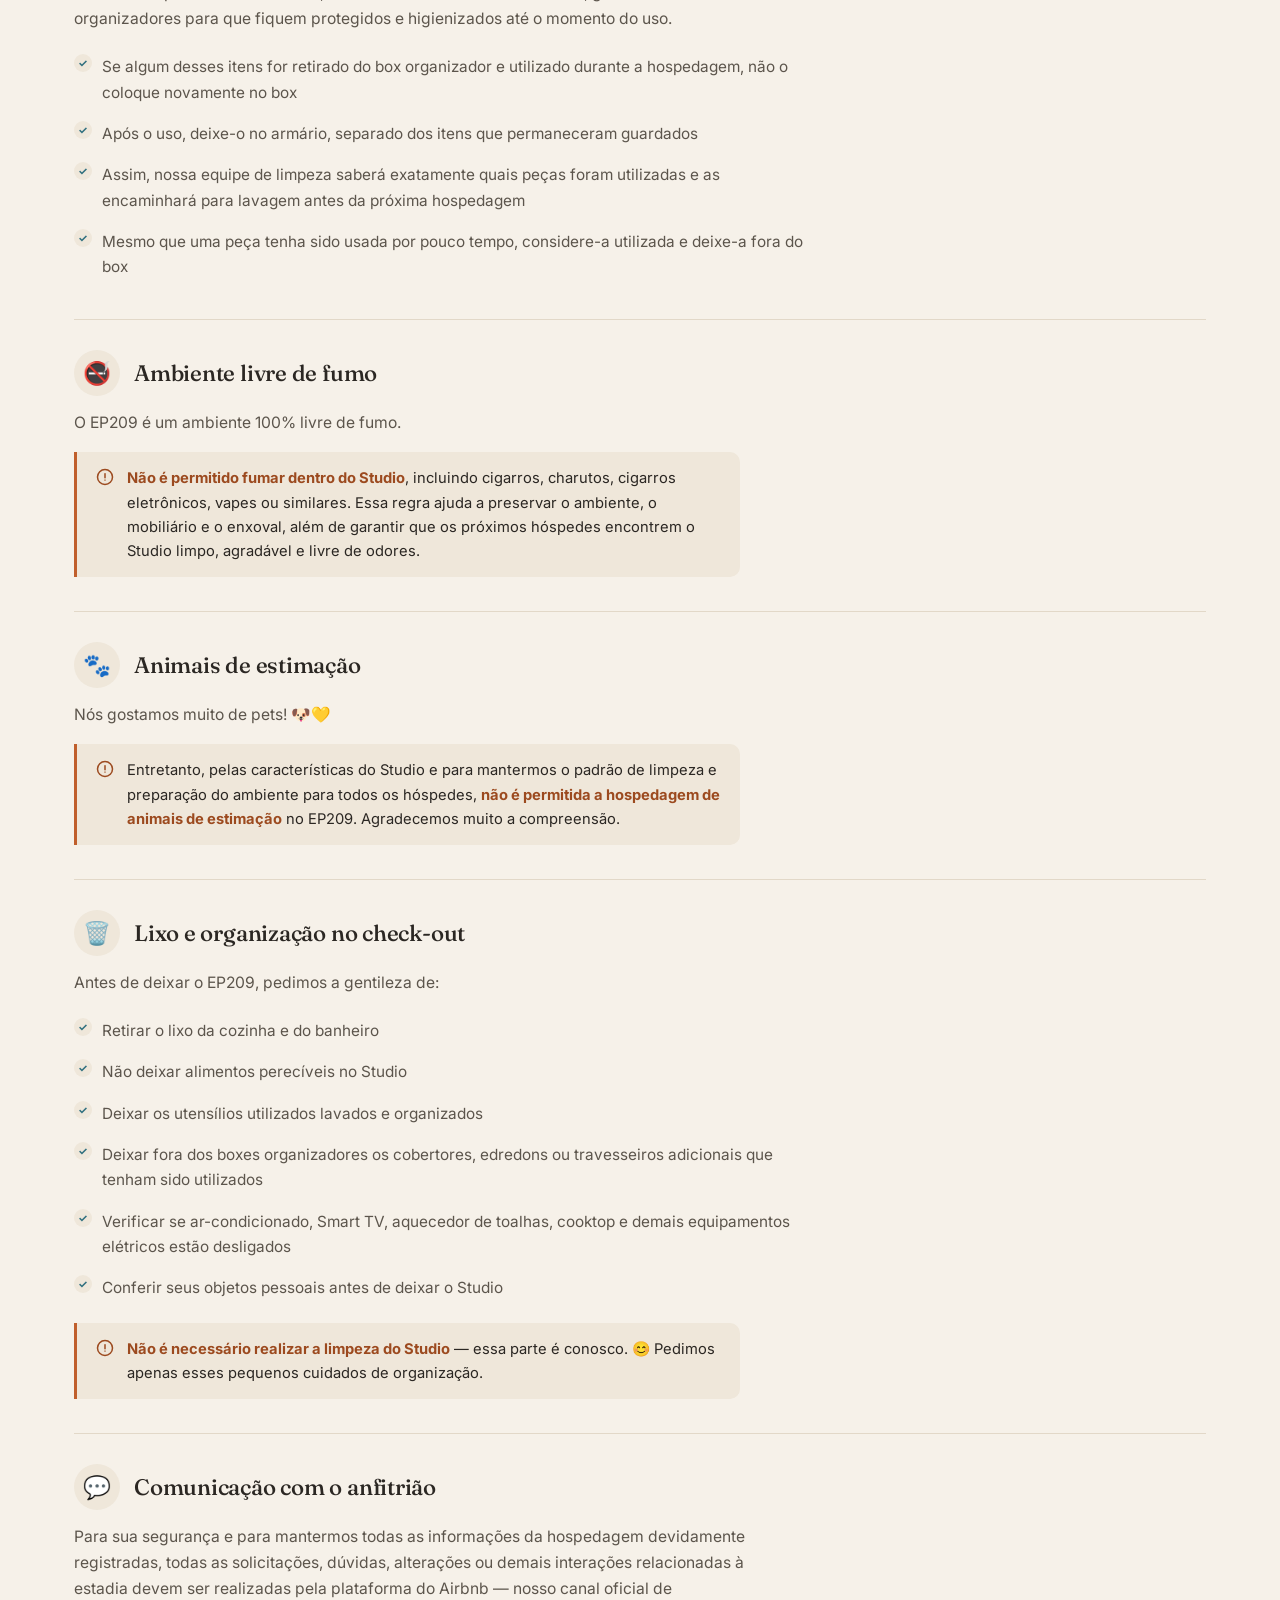
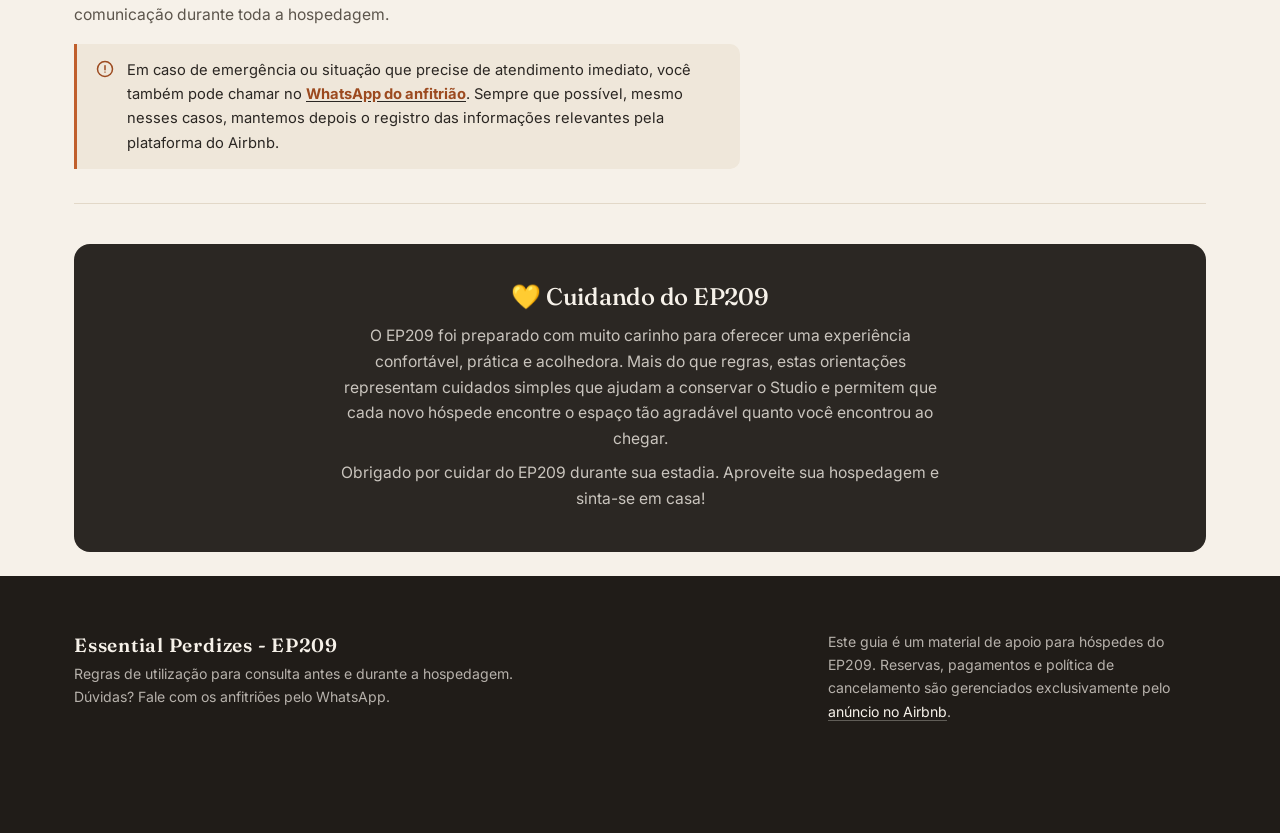
<file: regras-studio-ep209.html>
<!DOCTYPE html>
<html lang="pt-BR">
<head>
<meta charset="UTF-8" />
<meta name="viewport" content="width=device-width, initial-scale=1" />
<title>Regras de Utilização — Studio EP209</title>
<meta name="description" content="Regras de utilização do Studio EP209: check-in e check-out, cuidados com cozinha e banheiro, ar-condicionado, Smart TV, roupa de cama extra, fumo, pets e comunicação com o anfitrião." />
<meta name="theme-color" content="#2b2723" />
<link rel="preconnect" href="https://fonts.googleapis.com" />
<link rel="preconnect" href="https://fonts.gstatic.com" crossorigin />
<link href="https://fonts.googleapis.com/css2?family=Fraunces:opsz,wght@9..144,400;9..144,500;9..144,600&family=Inter:wght@400;500;600;700&display=swap" rel="stylesheet" />
<link rel="stylesheet" href="assets/css/styles.css" />
<link rel="icon" href="data:image/svg+xml,%3Csvg xmlns='http://www.w3.org/2000/svg' viewBox='0 0 100 100'%3E%3Crect width='100' height='100' rx='20' fill='%23c05f2c'/%3E%3Ctext x='50' y='68' font-family='Georgia,serif' font-size='42' fill='%23fff' text-anchor='middle'%3EEP%3C/text%3E%3C/svg%3E" />
<style>
  /* ---------- Rules-specific layer (reuses tokens from styles.css) ---------- */
  .r-top {
    position: sticky; top: 0; z-index: 40; height: 72px;
    background: rgba(246,241,233,.92); backdrop-filter: blur(8px);
    border-bottom: 1px solid var(--line);
  }
  .r-top .wrap { display: flex; align-items: center; justify-content: space-between; gap: 16px; height: 100%; padding: 0 24px; }
  .r-back { display: inline-flex; align-items: center; gap: 8px; font-size: .92rem; font-weight: 600; color: var(--ink-soft); }
  .r-back:hover { color: var(--terra-dark); }
  .r-back svg { width: 18px; height: 18px; }
  .r-top .brand__mark { font-family: var(--font-head); font-size: 1.15rem; }
  .r-top-cta { display: flex; align-items: center; gap: 12px; }
  .r-top .btn { padding: 11px 20px; font-size: .88rem; }

  .r-hero { padding: 64px 0 40px; background: var(--paper); border-bottom: 1px solid var(--line); }
  .r-hero h1 { font-size: clamp(2.1rem, 4.6vw, 3.1rem); margin: 14px 0 16px; }
  .r-hero .lead { color: var(--ink-soft); font-size: 1.08rem; max-width: 68ch; }
  .r-runline { display: flex; flex-wrap: wrap; gap: 10px 28px; margin-top: 28px; }
  .r-runline span { font-size: .86rem; color: var(--ink-soft); }
  .r-runline b { color: var(--ink); font-weight: 700; }

  .r-nav {
    position: sticky; top: 72px; z-index: 30;
    background: var(--cream); border-bottom: 1px solid var(--line);
    padding: 16px 0;
  }
  .r-nav-list { display: flex; flex-wrap: wrap; gap: 8px; }
  .r-pill {
    display: inline-flex; align-items: center; gap: 6px;
    border: 1.5px solid var(--line); background: var(--paper); border-radius: 999px;
    padding: 8px 15px; font-size: .83rem; font-weight: 600; color: var(--ink-soft);
    transition: background .15s ease, color .15s ease, border-color .15s ease;
  }
  .r-pill:hover { border-color: var(--wood); }
  .r-pill.is-active { background: var(--ink); border-color: var(--ink); color: var(--cream); }

  .r-body { padding: 56px 0 24px; }
  .r-block { padding: 30px 0; border-bottom: 1px solid var(--line); scroll-margin-top: 148px; }
  .r-block:last-child { border-bottom: none; }
  .r-block__head { display: flex; align-items: center; gap: 14px; margin-bottom: 14px; }
  .r-block__icon {
    width: 46px; height: 46px; border-radius: 50%; flex-shrink: 0;
    display: flex; align-items: center; justify-content: center;
    background: var(--cream-2); font-size: 1.4rem;
  }
  .r-block h2 { font-size: 1.4rem; }
  .r-block .r-lead { color: var(--ink-soft); font-size: .98rem; margin: 0 0 16px; max-width: 70ch; }
  .r-list { list-style: none; margin: 0 0 4px; padding: 0; display: flex; flex-direction: column; gap: 4px; max-width: 74ch; }
  .r-list li { position: relative; padding: 6px 0 6px 28px; font-size: .96rem; color: var(--ink-soft); }
  .r-list li::before {
    content: "✓"; position: absolute; left: 0; top: 6px;
    width: 18px; height: 18px; border-radius: 50%;
    background: var(--cream-2); color: var(--teal);
    font-size: .68rem; font-weight: 700; line-height: 18px; text-align: center;
  }
  .r-note {
    display: flex; gap: 12px; align-items: flex-start;
    background: var(--cream-2); border-left: 3px solid var(--terra); border-radius: 0 10px 10px 0;
    padding: 14px 18px; margin: 16px 0 4px; font-size: .92rem; color: var(--ink); max-width: 74ch;
  }
  .r-note svg { width: 20px; height: 20px; flex-shrink: 0; color: var(--terra-dark); margin-top: 1px; }
  .r-note b { color: var(--terra-dark); }
  .r-note a { text-decoration: underline; text-underline-offset: 2px; }

  .r-closing {
    background: var(--ink); color: var(--cream); border-radius: var(--radius);
    padding: 40px 36px; margin: 40px 0 0; text-align: center;
  }
  .r-closing h2 { color: var(--cream); font-size: 1.5rem; margin-bottom: 12px; }
  .r-closing p { color: rgba(246,241,233,.78); max-width: 62ch; margin: 0 auto 8px; font-size: .98rem; }
  .r-closing p:last-child { margin-bottom: 0; }

  @media (max-width: 900px) {
    /* The pill row wraps into 2-3 lines on narrower screens — keeping it sticky
       would eat too much of the viewport while scrolling, so it scrolls away
       with the page instead (it still works fine as a plain in-flow jump list). */
    .r-nav { position: static; }
    .r-block { scroll-margin-top: 90px; }
  }
  @media (max-width: 640px) {
    .r-top .btn { display: none; }
    .r-closing { padding: 32px 22px; }
  }
</style>
</head>
<body>

<!-- ============ TOP BAR ============ -->
<div class="r-top">
  <div class="wrap">
    <a href="index.html" class="r-back">
      <svg viewBox="0 0 24 24" fill="none" stroke="currentColor" stroke-width="2" stroke-linecap="round" stroke-linejoin="round"><path d="M15 18l-6-6 6-6"/></svg>
      <span class="brand__mark">EP209</span>
    </a>
    <div class="r-top-cta">
      <a class="btn btn--light" href="guia-studio-ep209.html">Guia do Studio ↗</a>
      <a class="btn btn--primary" href="https://www.airbnb.com.br/rooms/1728453226119477229" target="_blank" rel="noopener">Reservar no Airbnb</a>
    </div>
  </div>
</div>

<!-- ============ HERO ============ -->
<header class="r-hero">
  <div class="wrap">
    <p class="eyebrow">Regras de utilização &middot; Studio EP209</p>
    <h1>Regras de utilização do <em>Studio EP209</em></h1>
    <p class="lead">Queremos que você aproveite o EP209 com conforto e tranquilidade, e encontre tudo preparado para uma ótima estadia. 💛 Alguns cuidados simples ajudam a preservar o Studio, seus equipamentos e o enxoval, além de facilitar a preparação do espaço para os próximos hóspedes.</p>
    <div class="r-runline">
      <span><b>Check-in</b> a partir das 15h</span>
      <span><b>Check-out</b> até as 11h</span>
      <span><b>100%</b> livre de fumo</span>
      <span>Pets não hospedam aqui</span>
      <span>Comunicação pelo <b>Airbnb</b></span>
    </div>
  </div>
</header>

<!-- ============ QUICK NAV ============ -->
<nav class="r-nav" aria-label="Ir para seção">
  <div class="wrap r-nav-list" id="rNav">
    <a class="r-pill" href="#checkin">🕒 Check-in &amp; Check-out</a>
    <a class="r-pill" href="#cozinha">🍳 Cozinha</a>
    <a class="r-pill" href="#banheiro">🚿 Banheiro</a>
    <a class="r-pill" href="#ar">❄️ Ar-condicionado</a>
    <a class="r-pill" href="#tv">📺 Smart TV</a>
    <a class="r-pill" href="#roupa-cama">🛏️ Roupa de cama extra</a>
    <a class="r-pill" href="#fumo">🚭 Ambiente livre de fumo</a>
    <a class="r-pill" href="#pets">🐾 Pets</a>
    <a class="r-pill" href="#checkout">🗑️ Check-out &amp; organização</a>
    <a class="r-pill" href="#comunicacao">💬 Comunicação</a>
  </div>
</nav>

<!-- ============ CONTENT ============ -->
<main class="r-body">
  <div class="wrap">

    <section class="r-block" id="checkin">
      <div class="r-block__head">
        <div class="r-block__icon">🕒</div>
        <h2>Check-in e Check-out</h2>
      </div>
      <p class="r-lead">Sempre que nossa agenda permitir, teremos prazer em avaliar a possibilidade de antecipar o check-in ou estender o horário de check-out.</p>
      <ul class="r-list">
        <li>Check-in: a partir das 15h</li>
        <li>Check-out: até as 11h</li>
        <li>Os horários dependem da saída e chegada de outros hóspedes e do tempo necessário para limpeza — a disponibilidade deve ser consultada previamente</li>
      </ul>
      <div class="r-note">
        <svg viewBox="0 0 24 24" fill="none" stroke="currentColor" stroke-width="1.8" stroke-linecap="round" stroke-linejoin="round"><circle cx="12" cy="12" r="9"/><path d="M12 8v5"/><circle cx="12" cy="15.8" r=".2" fill="currentColor"/></svg>
        <p>Solicitações de antecipação do check-in ou extensão do check-out devem ser feitas <b>exclusivamente pela plataforma do Airbnb</b>, para que fiquem devidamente registradas. A alteração só é considerada confirmada após a aprovação do anfitrião pelo Airbnb.</p>
      </div>
    </section>

    <section class="r-block" id="cozinha">
      <div class="r-block__head">
        <div class="r-block__icon">🍳</div>
        <h2>Cozinha</h2>
      </div>
      <p class="r-lead">A cozinha do EP209 foi equipada para dar praticidade à sua estadia. Para mantê-la sempre agradável e organizada:</p>
      <ul class="r-list">
        <li>Lave pratos, copos, taças, talheres, panelas e demais utensílios após o uso</li>
        <li>Use o escorredor de louças para secagem — evite guardar utensílios ainda molhados nos armários</li>
        <li>Deixe cooktop, micro-ondas, grill, cafeteira e demais equipamentos limpos e desligados após o uso</li>
        <li>Não deixe restos de alimentos ou louça suja por períodos prolongados, especialmente durante a noite</li>
        <li>Antes do check-out, confira se não ficaram alimentos perecíveis ou itens pessoais no frigobar ou nos armários</li>
        <li>Leve o lixo acumulado até o local de descarte indicado pelo condomínio</li>
        <li>Antes de sair, confira se o cooktop e os demais equipamentos elétricos da cozinha estão desligados</li>
      </ul>
    </section>

    <section class="r-block" id="banheiro">
      <div class="r-block__head">
        <div class="r-block__icon">🚿</div>
        <h2>Banheiro</h2>
      </div>
      <p class="r-lead">Alguns cuidados ajudam a manter o banheiro agradável, preservar o enxoval e evitar excesso de umidade:</p>
      <ul class="r-list">
        <li>Após o banho, mantenha a porta do box fechada, ajudando a evitar que a umidade se espalhe pelo Studio</li>
        <li>Use as toalhas de banho e rosto exclusivamente para higiene pessoal e secagem</li>
        <li>Não utilize as toalhas para retirar maquiagem ou limpar calçados, pisos ou outros objetos — pode causar manchas permanentes</li>
        <li>Para retirar maquiagem, use o algodão e o demaquilante disponíveis para sua comodidade</li>
        <li>O aquecedor/porta-toalhas elétrico pode ser usado pelo tempo necessário para ajudar a secar as toalhas</li>
        <li>Ao final da hospedagem, retire também o lixo do banheiro e leve ao local de descarte do condomínio</li>
      </ul>
      <div class="r-note">
        <svg viewBox="0 0 24 24" fill="none" stroke="currentColor" stroke-width="1.8" stroke-linecap="round" stroke-linejoin="round"><circle cx="12" cy="12" r="9"/><path d="M12 8v5"/><circle cx="12" cy="15.8" r=".2" fill="currentColor"/></svg>
        <p>Por segurança e economia de energia, <b>desligue sempre o aquecedor de toalhas ao sair</b> do Studio.</p>
      </div>
    </section>

    <section class="r-block" id="ar">
      <div class="r-block__head">
        <div class="r-block__icon">❄️</div>
        <h2>Ar-condicionado</h2>
      </div>
      <p class="r-lead">O EP209 possui ar-condicionado quente/frio para proporcionar maior conforto durante sua permanência.</p>
      <ul class="r-list">
        <li>Mantenha portas e janelas fechadas enquanto o equipamento estiver em funcionamento, garantindo maior eficiência</li>
        <li>Desligue o ar-condicionado sempre que sair do Studio, mesmo que seja por algumas horas</li>
        <li>Evite manter o aparelho funcionando desnecessariamente quando o ambiente já estiver confortável</li>
      </ul>
      <p class="r-lead" style="margin-top:12px">Além de preservar o equipamento, esses cuidados contribuem para o uso consciente de energia.</p>
    </section>

    <section class="r-block" id="tv">
      <div class="r-block__head">
        <div class="r-block__icon">📺</div>
        <h2>Smart TV</h2>
      </div>
      <p class="r-lead">A Smart TV está disponível para seu entretenimento durante a hospedagem.</p>
      <ul class="r-list">
        <li>Utilize o equipamento normalmente e evite alterar configurações avançadas do aparelho</li>
        <li>Caso acesse aplicativos com contas pessoais de streaming, lembre-se de realizar o logout antes do check-out</li>
        <li>Desligue a Smart TV sempre que sair do Studio</li>
      </ul>
    </section>

    <section class="r-block" id="roupa-cama">
      <div class="r-block__head">
        <div class="r-block__icon">🛏️</div>
        <h2>Cobertores, edredons e travesseiros adicionais</h2>
      </div>
      <p class="r-lead">O EP209 disponibiliza cobertores, edredons e travesseiros adicionais, guardados nos boxes organizadores para que fiquem protegidos e higienizados até o momento do uso.</p>
      <ul class="r-list">
        <li>Se algum desses itens for retirado do box organizador e utilizado durante a hospedagem, não o coloque novamente no box</li>
        <li>Após o uso, deixe-o no armário, separado dos itens que permaneceram guardados</li>
        <li>Assim, nossa equipe de limpeza saberá exatamente quais peças foram utilizadas e as encaminhará para lavagem antes da próxima hospedagem</li>
        <li>Mesmo que uma peça tenha sido usada por pouco tempo, considere-a utilizada e deixe-a fora do box</li>
      </ul>
    </section>

    <section class="r-block" id="fumo">
      <div class="r-block__head">
        <div class="r-block__icon">🚭</div>
        <h2>Ambiente livre de fumo</h2>
      </div>
      <p class="r-lead">O EP209 é um ambiente 100% livre de fumo.</p>
      <div class="r-note">
        <svg viewBox="0 0 24 24" fill="none" stroke="currentColor" stroke-width="1.8" stroke-linecap="round" stroke-linejoin="round"><circle cx="12" cy="12" r="9"/><path d="M12 8v5"/><circle cx="12" cy="15.8" r=".2" fill="currentColor"/></svg>
        <p><b>Não é permitido fumar dentro do Studio</b>, incluindo cigarros, charutos, cigarros eletrônicos, vapes ou similares. Essa regra ajuda a preservar o ambiente, o mobiliário e o enxoval, além de garantir que os próximos hóspedes encontrem o Studio limpo, agradável e livre de odores.</p>
      </div>
    </section>

    <section class="r-block" id="pets">
      <div class="r-block__head">
        <div class="r-block__icon">🐾</div>
        <h2>Animais de estimação</h2>
      </div>
      <p class="r-lead">Nós gostamos muito de pets! 🐶💛</p>
      <div class="r-note">
        <svg viewBox="0 0 24 24" fill="none" stroke="currentColor" stroke-width="1.8" stroke-linecap="round" stroke-linejoin="round"><circle cx="12" cy="12" r="9"/><path d="M12 8v5"/><circle cx="12" cy="15.8" r=".2" fill="currentColor"/></svg>
        <p>Entretanto, pelas características do Studio e para mantermos o padrão de limpeza e preparação do ambiente para todos os hóspedes, <b>não é permitida a hospedagem de animais de estimação</b> no EP209. Agradecemos muito a compreensão.</p>
      </div>
    </section>

    <section class="r-block" id="checkout">
      <div class="r-block__head">
        <div class="r-block__icon">🗑️</div>
        <h2>Lixo e organização no check-out</h2>
      </div>
      <p class="r-lead">Antes de deixar o EP209, pedimos a gentileza de:</p>
      <ul class="r-list">
        <li>Retirar o lixo da cozinha e do banheiro</li>
        <li>Não deixar alimentos perecíveis no Studio</li>
        <li>Deixar os utensílios utilizados lavados e organizados</li>
        <li>Deixar fora dos boxes organizadores os cobertores, edredons ou travesseiros adicionais que tenham sido utilizados</li>
        <li>Verificar se ar-condicionado, Smart TV, aquecedor de toalhas, cooktop e demais equipamentos elétricos estão desligados</li>
        <li>Conferir seus objetos pessoais antes de deixar o Studio</li>
      </ul>
      <div class="r-note">
        <svg viewBox="0 0 24 24" fill="none" stroke="currentColor" stroke-width="1.8" stroke-linecap="round" stroke-linejoin="round"><circle cx="12" cy="12" r="9"/><path d="M12 8v5"/><circle cx="12" cy="15.8" r=".2" fill="currentColor"/></svg>
        <p><b>Não é necessário realizar a limpeza do Studio</b> — essa parte é conosco. 😊 Pedimos apenas esses pequenos cuidados de organização.</p>
      </div>
    </section>

    <section class="r-block" id="comunicacao">
      <div class="r-block__head">
        <div class="r-block__icon">💬</div>
        <h2>Comunicação com o anfitrião</h2>
      </div>
      <p class="r-lead">Para sua segurança e para mantermos todas as informações da hospedagem devidamente registradas, todas as solicitações, dúvidas, alterações ou demais interações relacionadas à estadia devem ser realizadas pela plataforma do Airbnb — nosso canal oficial de comunicação durante toda a hospedagem.</p>
      <div class="r-note">
        <svg viewBox="0 0 24 24" fill="none" stroke="currentColor" stroke-width="1.8" stroke-linecap="round" stroke-linejoin="round"><circle cx="12" cy="12" r="9"/><path d="M12 8v5"/><circle cx="12" cy="15.8" r=".2" fill="currentColor"/></svg>
        <p>Em caso de emergência ou situação que precise de atendimento imediato, você também pode chamar no <a href="https://wa.me/5511950571111?text=Ol%C3%A1!%20Estou%20hospedado%20no%20EP209%20e%20preciso%20de%20ajuda%20com%20algo%20urgente." target="_blank" rel="noopener"><b>WhatsApp do anfitrião</b></a>. Sempre que possível, mesmo nesses casos, mantemos depois o registro das informações relevantes pela plataforma do Airbnb.</p>
      </div>
    </section>

    <div class="r-closing">
      <h2>💛 Cuidando do EP209</h2>
      <p>O EP209 foi preparado com muito carinho para oferecer uma experiência confortável, prática e acolhedora. Mais do que regras, estas orientações representam cuidados simples que ajudam a conservar o Studio e permitem que cada novo hóspede encontre o espaço tão agradável quanto você encontrou ao chegar.</p>
      <p>Obrigado por cuidar do EP209 durante sua estadia. Aproveite sua hospedagem e sinta-se em casa!</p>
    </div>

  </div>
</main>

<!-- ============ FOOTER ============ -->
<footer class="site-footer">
  <div class="wrap">
    <div>
      <span class="brand__mark" style="font-family:var(--font-head);font-size:1.2rem">Essential Perdizes - EP209</span>
      <p>Regras de utilização para consulta antes e durante a hospedagem.<br>Dúvidas? Fale com os anfitriões pelo WhatsApp.</p>
    </div>
    <p class="site-footer__legal">
      Este guia é um material de apoio para hóspedes do EP209. Reservas, pagamentos e política de cancelamento são gerenciados exclusivamente pelo
      <a href="https://www.airbnb.com.br/rooms/1728453226119477229" target="_blank" rel="noopener">anúncio no Airbnb</a>.
    </p>
  </div>
</footer>

<div class="float-actions">
  <a class="float-wa" href="https://wa.me/5511950571111?text=Ol%C3%A1!%20Estou%20hospedado%20no%20EP209%20e%20tenho%20uma%20d%C3%BAvida." target="_blank" rel="noopener" aria-label="Falar no WhatsApp">
    <svg viewBox="0 0 24 24" fill="currentColor" aria-hidden="true"><path d="M12.04 2C6.58 2 2.13 6.45 2.13 11.91c0 1.75.46 3.45 1.32 4.95L2 22l5.25-1.38c1.45.79 3.08 1.21 4.79 1.21h.01c5.46 0 9.91-4.45 9.91-9.91S17.5 2 12.04 2Zm0 18.15h-.01c-1.52 0-3.01-.41-4.31-1.18l-.31-.18-3.12.82.83-3.04-.2-.31a8.2 8.2 0 0 1-1.26-4.36c0-4.54 3.7-8.24 8.24-8.24 2.2 0 4.27.86 5.83 2.42a8.19 8.19 0 0 1 2.41 5.83c0 4.54-3.7 8.24-8.24 8.24Zm4.52-6.17c-.25-.12-1.47-.72-1.69-.81-.23-.08-.39-.12-.56.12-.16.25-.64.81-.79.97-.14.17-.29.19-.54.06-.25-.12-1.05-.39-1.99-1.23-.74-.66-1.23-1.47-1.38-1.72-.14-.25-.02-.38.11-.51.11-.11.25-.29.37-.43.12-.14.16-.25.25-.41.08-.17.04-.31-.02-.43-.06-.12-.56-1.34-.76-1.84-.2-.48-.4-.42-.56-.42-.14-.01-.31-.01-.47-.01-.16 0-.43.06-.65.31-.22.25-.86.84-.86 2.05 0 1.21.88 2.38 1 2.54.12.17 1.73 2.65 4.2 3.71.59.25 1.04.4 1.4.52.59.19 1.12.16 1.55.1.47-.07 1.47-.6 1.68-1.18.21-.58.21-1.07.14-1.18-.06-.11-.22-.17-.47-.29Z"/></svg>
    <span>WhatsApp</span>
  </a>
</div>

<script>
  const pills = Array.from(document.querySelectorAll(".r-pill"));
  const sections = pills.map(p => document.querySelector(p.getAttribute("href"))).filter(Boolean);
  const setActive = id => pills.forEach(p => p.classList.toggle("is-active", p.getAttribute("href") === "#" + id));
  function stickyOffset() {
    const top = document.querySelector(".r-top");
    const nav = document.querySelector(".r-nav");
    const navSticky = nav && getComputedStyle(nav).position === "sticky";
    return (top ? top.offsetHeight : 0) + (navSticky ? nav.offsetHeight : 0) + 8;
  }
  let ticking = false;
  function updateActive() {
    ticking = false;
    const threshold = stickyOffset();
    let current = sections[0];
    for (const s of sections) {
      if (s.getBoundingClientRect().top <= threshold) current = s;
    }
    if (current) setActive(current.id);
  }
  window.addEventListener("scroll", () => {
    if (!ticking) { requestAnimationFrame(updateActive); ticking = true; }
  }, { passive: true });
  updateActive();
</script>
</body>
</html>
</file>
<file: assets/css/styles.css>
/* =========================================================
   EP209 · Essential Perdizes — Site de divulgação
   ========================================================= */

:root {
  --cream:      #f6f1e9;
  --cream-2:    #efe7da;
  --paper:      #fffdf9;
  --ink:        #2b2723;
  --ink-soft:   #5c554c;
  --wood:       #b07b4c;
  --terra:      #c05f2c;
  --terra-dark: #9c4a1f;
  --teal:       #2f6f7e;
  --line:       #e2d8c8;
  --shadow:     0 18px 50px -22px rgba(43, 39, 35, .35);
  --radius:     16px;
  --maxw:       1180px;
  --font-head:  "Fraunces", "Playfair Display", Georgia, "Times New Roman", serif;
  --font-body:  "Inter", -apple-system, BlinkMacSystemFont, "Segoe UI", Roboto, Helvetica, Arial, sans-serif;
}

* { box-sizing: border-box; margin: 0; padding: 0; }

html { scroll-behavior: smooth; scroll-padding-top: 88px; }

body {
  font-family: var(--font-body);
  color: var(--ink);
  background: var(--cream);
  line-height: 1.65;
  -webkit-font-smoothing: antialiased;
  text-rendering: optimizeLegibility;
}

img { max-width: 100%; display: block; }

a { color: inherit; text-decoration: none; }

h1, h2, h3 { font-family: var(--font-head); font-weight: 500; line-height: 1.12; letter-spacing: -0.01em; }

.wrap { width: 100%; max-width: var(--maxw); margin: 0 auto; padding: 0 24px; }

.eyebrow {
  font-size: .78rem;
  letter-spacing: .22em;
  text-transform: uppercase;
  font-weight: 600;
  color: var(--terra-dark);
}

.section { padding: 96px 0; }
.section--tint { background: var(--paper); }
.section__head { max-width: 640px; margin-bottom: 48px; }
.section__head h2 { font-size: clamp(1.9rem, 4vw, 2.8rem); margin: 14px 0 16px; }
.section__head p { color: var(--ink-soft); font-size: 1.05rem; }

/* ---------- Buttons ---------- */
.btn {
  display: inline-flex;
  align-items: center;
  gap: 10px;
  padding: 15px 26px;
  border-radius: 999px;
  font-weight: 600;
  font-size: .95rem;
  letter-spacing: .01em;
  border: 1.5px solid transparent;
  cursor: pointer;
  transition: transform .18s ease, background .18s ease, color .18s ease, box-shadow .18s ease;
}
.btn--primary { background: var(--terra); color: #fff; box-shadow: 0 12px 30px -12px rgba(192, 95, 44, .7); }
.btn--primary:hover { background: var(--terra-dark); transform: translateY(-2px); }
.btn--ghost { border-color: currentColor; color: var(--ink); }
.btn--ghost:hover { background: var(--ink); color: var(--cream); transform: translateY(-2px); }
.btn--light { background: var(--cream); color: var(--ink); }
.btn--light:hover { background: #fff; transform: translateY(-2px); }

/* ---------- Header ---------- */
.site-header {
  position: sticky;
  top: 0;
  z-index: 100;
  background: rgba(246, 241, 233, .82);
  backdrop-filter: saturate(150%) blur(12px);
  -webkit-backdrop-filter: saturate(150%) blur(12px);
  border-bottom: 1px solid transparent;
  transition: border-color .25s ease, background .25s ease;
}
.site-header.is-stuck { border-color: var(--line); }
.site-header .wrap {
  display: flex;
  align-items: center;
  justify-content: space-between;
  gap: 24px; /* guarantees breathing room between brand and nav even when both are at their nowrap content width */
  height: 72px;
  max-width: 1450px; /* header needs more room than body sections now that it carries 7 nav links + the full brand name */
}
.brand { display: flex; align-items: baseline; gap: 10px; font-family: var(--font-head); }
.brand__mark { font-size: 1.35rem; font-weight: 600; letter-spacing: .04em; white-space: nowrap; }
.brand__sub { font-size: .8rem; letter-spacing: .14em; text-transform: uppercase; color: var(--ink-soft); }
.nav { display: flex; align-items: center; gap: 14px; }
.nav a { font-size: .92rem; font-weight: 500; color: var(--ink-soft); transition: color .15s ease; white-space: nowrap; }
.nav a:hover { color: var(--ink); }
.nav .btn { padding: 11px 20px; }
.nav-toggle { display: none; background: none; border: 0; cursor: pointer; padding: 8px; }
.nav-toggle span { display: block; width: 24px; height: 2px; background: var(--ink); margin: 5px 0; transition: .25s; }

/* ---------- Hero ---------- */
.hero {
  position: relative;
  min-height: 92vh;
  display: flex;
  align-items: flex-end;
  color: #fff;
  overflow: hidden;
}
.hero__bg { position: absolute; inset: 0; z-index: 0; }
.hero__bg img { width: 100%; height: 100%; object-fit: cover; }
.hero__bg::after {
  content: "";
  position: absolute; inset: 0;
  background:
    linear-gradient(180deg, rgba(18,13,9,.55) 0%, rgba(18,13,9,.30) 38%, rgba(18,13,9,.55) 70%, rgba(18,13,9,.90) 100%),
    linear-gradient(90deg, rgba(18,13,9,.55) 0%, rgba(18,13,9,.12) 55%, rgba(18,13,9,0) 100%);
}
.hero__inner { position: relative; z-index: 1; padding-bottom: 72px; padding-top: 120px; }
.hero__inner .eyebrow { color: #f3c9a9; }
.hero h1 { font-size: clamp(2.6rem, 6vw, 4.6rem); margin: 18px 0 20px; max-width: 14ch; }
.hero p { font-size: clamp(1rem, 1.6vw, 1.2rem); max-width: 52ch; color: rgba(255,255,255,.9); }
.hero__cta { display: flex; flex-wrap: wrap; gap: 14px; margin-top: 34px; }
.hero__badge {
  display: inline-flex; align-items: center; gap: 12px;
  margin-top: 30px; padding: 10px 18px;
  background: rgba(255,255,255,.12);
  border: 1px solid rgba(255,255,255,.25);
  border-radius: 999px;
  font-size: .9rem;
  backdrop-filter: blur(4px);
}
.hero__badge strong { font-weight: 700; }

/* ---------- Stats strip ---------- */
.stats {
  background: var(--ink);
  color: var(--cream);
}
.stats ul {
  list-style: none;
  display: flex;
  flex-wrap: wrap;
  justify-content: center;
  gap: 14px 40px;
  padding: 26px 0;
  text-align: center;
}
.stats li { font-size: .95rem; letter-spacing: .02em; position: relative; }
.stats li::before { content: "·"; position: absolute; left: -22px; color: var(--wood); }
.stats li:first-child::before { display: none; }
.stats li strong { font-family: var(--font-head); font-size: 1.15rem; margin-right: 6px; }

/* ---------- About ---------- */
.about__grid { display: grid; grid-template-columns: 1.05fr .95fr; gap: 60px; align-items: center; }
.about__text p { margin-bottom: 18px; color: var(--ink-soft); }
.about__text p.lead { font-size: 1.2rem; color: var(--ink); font-family: var(--font-head); line-height: 1.4; }
.about__media { display: grid; grid-template-columns: 1fr 1fr; gap: 14px; }
.about__media img { border-radius: var(--radius); box-shadow: var(--shadow); height: 100%; object-fit: cover; }
.about__media img:first-child { grid-row: span 2; }

/* ---------- Feature cards ---------- */
.features { display: grid; grid-template-columns: repeat(3, 1fr); gap: 22px; }
.feature {
  background: var(--paper);
  border: 1px solid var(--line);
  border-radius: var(--radius);
  padding: 30px 26px;
  transition: transform .2s ease, box-shadow .2s ease;
}
.feature:hover { transform: translateY(-4px); box-shadow: var(--shadow); }
.feature__icon {
  width: 46px; height: 46px; border-radius: 12px;
  display: grid; place-items: center;
  background: var(--cream-2); color: var(--terra-dark);
  margin-bottom: 18px;
}
.feature__icon svg { width: 24px; height: 24px; }
.feature h3 { font-size: 1.2rem; margin-bottom: 8px; }
.feature p { font-size: .95rem; color: var(--ink-soft); }

/* ---------- Gallery ---------- */
.gallery {
  columns: 3;
  column-gap: 14px;
}
.gallery button {
  border: 0; padding: 0; margin: 0 0 14px; width: 100%;
  background: none; cursor: pointer; display: block;
  border-radius: 12px; overflow: hidden;
  break-inside: avoid;
}
.gallery img { width: 100%; transition: transform .4s ease, filter .3s ease; }
.gallery button:hover img { transform: scale(1.04); filter: brightness(1.05); }

/* ---------- Lightbox ---------- */
.lightbox {
  position: fixed; inset: 0; z-index: 200;
  background: rgba(18, 14, 10, .93);
  display: none;
  align-items: center; justify-content: center;
  padding: 4vh 4vw;
}
.lightbox.is-open { display: flex; }
.lightbox img { max-width: 100%; max-height: 92vh; border-radius: 10px; }
.lightbox__btn {
  position: absolute; background: rgba(255,255,255,.12); color: #fff;
  border: 1px solid rgba(255,255,255,.3); border-radius: 999px;
  width: 52px; height: 52px; font-size: 1.4rem; cursor: pointer;
  display: grid; place-items: center; transition: background .15s ease;
}
.lightbox__btn:hover { background: rgba(255,255,255,.25); }
.lightbox__btn--close { top: 22px; right: 22px; }
.lightbox__btn--prev { left: 3vw; top: 50%; transform: translateY(-50%); }
.lightbox__btn--next { right: 3vw; top: 50%; transform: translateY(-50%); }
.lightbox__count { position: absolute; bottom: 22px; left: 0; right: 0; text-align: center; color: rgba(255,255,255,.7); font-size: .85rem; letter-spacing: .1em; }

/* ---------- Amenities ---------- */
.amenities { display: grid; grid-template-columns: repeat(4, 1fr); gap: 34px; }
.amenity-group h3 { font-size: 1.1rem; margin-bottom: 16px; padding-bottom: 10px; border-bottom: 2px solid var(--line); }
.amenity-group ul { list-style: none; }
.amenity-group li { font-size: .93rem; color: var(--ink-soft); padding: 7px 0 7px 24px; position: relative; }
.amenity-group li::before {
  content: ""; position: absolute; left: 0; top: 13px;
  width: 8px; height: 8px; border-radius: 50%;
  background: var(--wood);
}

/* ---------- Condo ---------- */
.condo-grid { display: grid; grid-template-columns: repeat(3, 1fr); gap: 22px; }
.condo-card {
  border-radius: var(--radius); overflow: hidden;
  background: var(--paper); border: 1px solid var(--line);
  display: flex; flex-direction: column;
}
.condo-card figure { aspect-ratio: 4 / 3; overflow: hidden; }
.condo-card img { width: 100%; height: 100%; object-fit: cover; transition: transform .4s ease; }
.condo-card:hover img { transform: scale(1.05); }
.condo-card__body { padding: 20px 22px 24px; }
.condo-card h3 { font-size: 1.12rem; margin-bottom: 6px; }
.condo-card p { font-size: .9rem; color: var(--ink-soft); }

/* ---------- Neighborhood catalog CTA ---------- */
.loc-catalog {
  display: flex;
  align-items: center;
  justify-content: space-between;
  gap: 24px;
  background: linear-gradient(120deg, var(--ink) 0%, #3a332b 100%);
  color: var(--cream);
  border-radius: var(--radius);
  padding: 28px 32px;
  margin-bottom: 48px;
  box-shadow: var(--shadow);
  transition: transform .2s ease, box-shadow .2s ease;
}
.loc-catalog:hover { transform: translateY(-3px); }
.loc-catalog__text h3 { font-size: 1.3rem; margin-bottom: 6px; color: #fff; }
.loc-catalog__text p { font-size: .92rem; color: rgba(246,241,233,.75); max-width: 56ch; }
.loc-catalog__cta {
  display: inline-flex; align-items: center; gap: 8px;
  white-space: nowrap;
  background: var(--terra); color: #fff;
  padding: 13px 22px; border-radius: 999px;
  font-weight: 600; font-size: .92rem;
  transition: background .18s ease;
}
.loc-catalog__cta svg { width: 16px; height: 16px; }
.loc-catalog:hover .loc-catalog__cta { background: var(--terra-dark); }

/* ---------- Location ---------- */
.loc-grid { display: grid; grid-template-columns: 1fr 1fr; gap: 56px; align-items: start; }
.loc-text p { color: var(--ink-soft); margin-bottom: 16px; }
.loc-dist { display: grid; grid-template-columns: 1fr 1fr; gap: 30px; margin-top: 30px; }
.loc-dist h4 { font-size: .82rem; letter-spacing: .16em; text-transform: uppercase; color: var(--terra-dark); margin-bottom: 12px; }
.loc-dist ul { list-style: none; }
.loc-dist li { display: flex; justify-content: space-between; gap: 14px; font-size: .9rem; padding: 8px 0; border-bottom: 1px dashed var(--line); }
.loc-dist li span:last-child { color: var(--ink-soft); white-space: nowrap; }
.loc-map { border-radius: var(--radius); overflow: hidden; box-shadow: var(--shadow); border: 1px solid var(--line); min-height: 420px; }
.loc-map iframe { width: 100%; height: 100%; min-height: 420px; border: 0; display: block; }
.loc-addr { margin-top: 18px; font-size: .9rem; color: var(--ink-soft); }

/* ---------- Reserve CTA ---------- */
.reserve {
  background: var(--ink);
  color: var(--cream);
  text-align: center;
}
.reserve h2 { font-size: clamp(2rem, 4.5vw, 3rem); margin-bottom: 16px; }
.reserve p { color: rgba(246,241,233,.75); max-width: 46ch; margin: 0 auto 14px; }
.reserve__price { font-family: var(--font-head); font-size: 1.5rem; margin: 26px 0 8px; }
.reserve__price strong { color: #fff; }
.reserve__note { font-size: .8rem; color: rgba(246,241,233,.55); }
.reserve__cta { display: flex; flex-wrap: wrap; gap: 14px; justify-content: center; margin-top: 30px; }

/* ---------- Footer ---------- */
.site-footer { background: #201c18; color: rgba(246,241,233,.7); padding: 54px 0 110px; font-size: .88rem; } /* extra bottom padding keeps text clear of the fixed float-actions buttons */
.site-footer .wrap { display: flex; flex-wrap: wrap; justify-content: space-between; gap: 24px; }
.site-footer .brand__mark { color: var(--cream); }
.site-footer a { color: var(--cream); border-bottom: 1px solid rgba(246,241,233,.3); }
.site-footer__legal { max-width: 42ch; }

/* ---------- Floating action buttons ---------- */
.float-actions {
  position: fixed; right: 20px; bottom: 20px; z-index: 90;
  display: flex; align-items: center; gap: 12px;
}
.float-book { box-shadow: 0 16px 40px -12px rgba(192, 95, 44, .8); }
.float-wa {
  display: inline-flex; align-items: center; gap: 9px;
  padding: 14px 22px; border-radius: 999px;
  background: #25d366; color: #fff; font-weight: 600; font-size: .95rem;
  box-shadow: 0 16px 40px -12px rgba(37, 211, 102, .8);
  transition: transform .18s ease, background .18s ease;
}
.float-wa:hover { background: #1ebe5b; transform: translateY(-2px); }
.float-wa svg { width: 20px; height: 20px; }

/* ---------- Reveal animation ---------- */
.reveal { opacity: 0; transform: translateY(24px); transition: opacity .7s ease, transform .7s ease; }
.reveal.is-visible { opacity: 1; transform: none; }

/* ---------- Responsive ---------- */
/* Nav switches to the mobile menu earlier than the general layout breakpoint
   below — with 8 links + the Reservar button, it starts wrapping awkwardly
   on common notebook widths (1280–1460px) well before 960px. */
@media (max-width: 1480px) {
  .nav {
    position: fixed; inset: 72px 0 auto 0;
    flex-direction: column; align-items: stretch; gap: 0;
    background: var(--cream); border-bottom: 1px solid var(--line);
    padding: 12px 24px 22px;
    transform: translateY(-120%); transition: transform .3s ease;
  }
  .nav.is-open { transform: none; }
  .nav a { padding: 14px 0; border-bottom: 1px solid var(--line); white-space: normal; }
  .nav .btn { margin-top: 14px; justify-content: center; }
  .nav-toggle { display: block; }
}

@media (max-width: 960px) {
  .section { padding: 72px 0; }
  .about__grid { grid-template-columns: 1fr; gap: 36px; }
  .features { grid-template-columns: repeat(2, 1fr); }
  .gallery { columns: 2; }
  .amenities { grid-template-columns: repeat(2, 1fr); }
  .condo-grid { grid-template-columns: repeat(2, 1fr); }
  .loc-grid { grid-template-columns: 1fr; gap: 34px; }
  .loc-catalog { flex-direction: column; align-items: flex-start; text-align: left; }
}

@media (max-width: 560px) {
  .wrap { padding: 0 18px; }
  .features { grid-template-columns: 1fr; }
  .gallery { columns: 1; }
  .amenities { grid-template-columns: 1fr; }
  .condo-grid { grid-template-columns: 1fr; }
  .loc-dist { grid-template-columns: 1fr; }
  .about__media { grid-template-columns: 1fr; }
  .about__media img:first-child { grid-row: auto; }
  .hero { min-height: 88vh; }
  .float-actions { right: 14px; bottom: 14px; gap: 9px; }
  .float-wa span { display: none; }
  .float-wa { padding: 13px; }
  .hero__badge { flex-wrap: wrap; gap: 6px 10px; }
  .hero__badge-sep { display: none; }
}

@media (prefers-reduced-motion: reduce) {
  * { scroll-behavior: auto !important; }
  .reveal { opacity: 1; transform: none; transition: none; }
}
</file>
